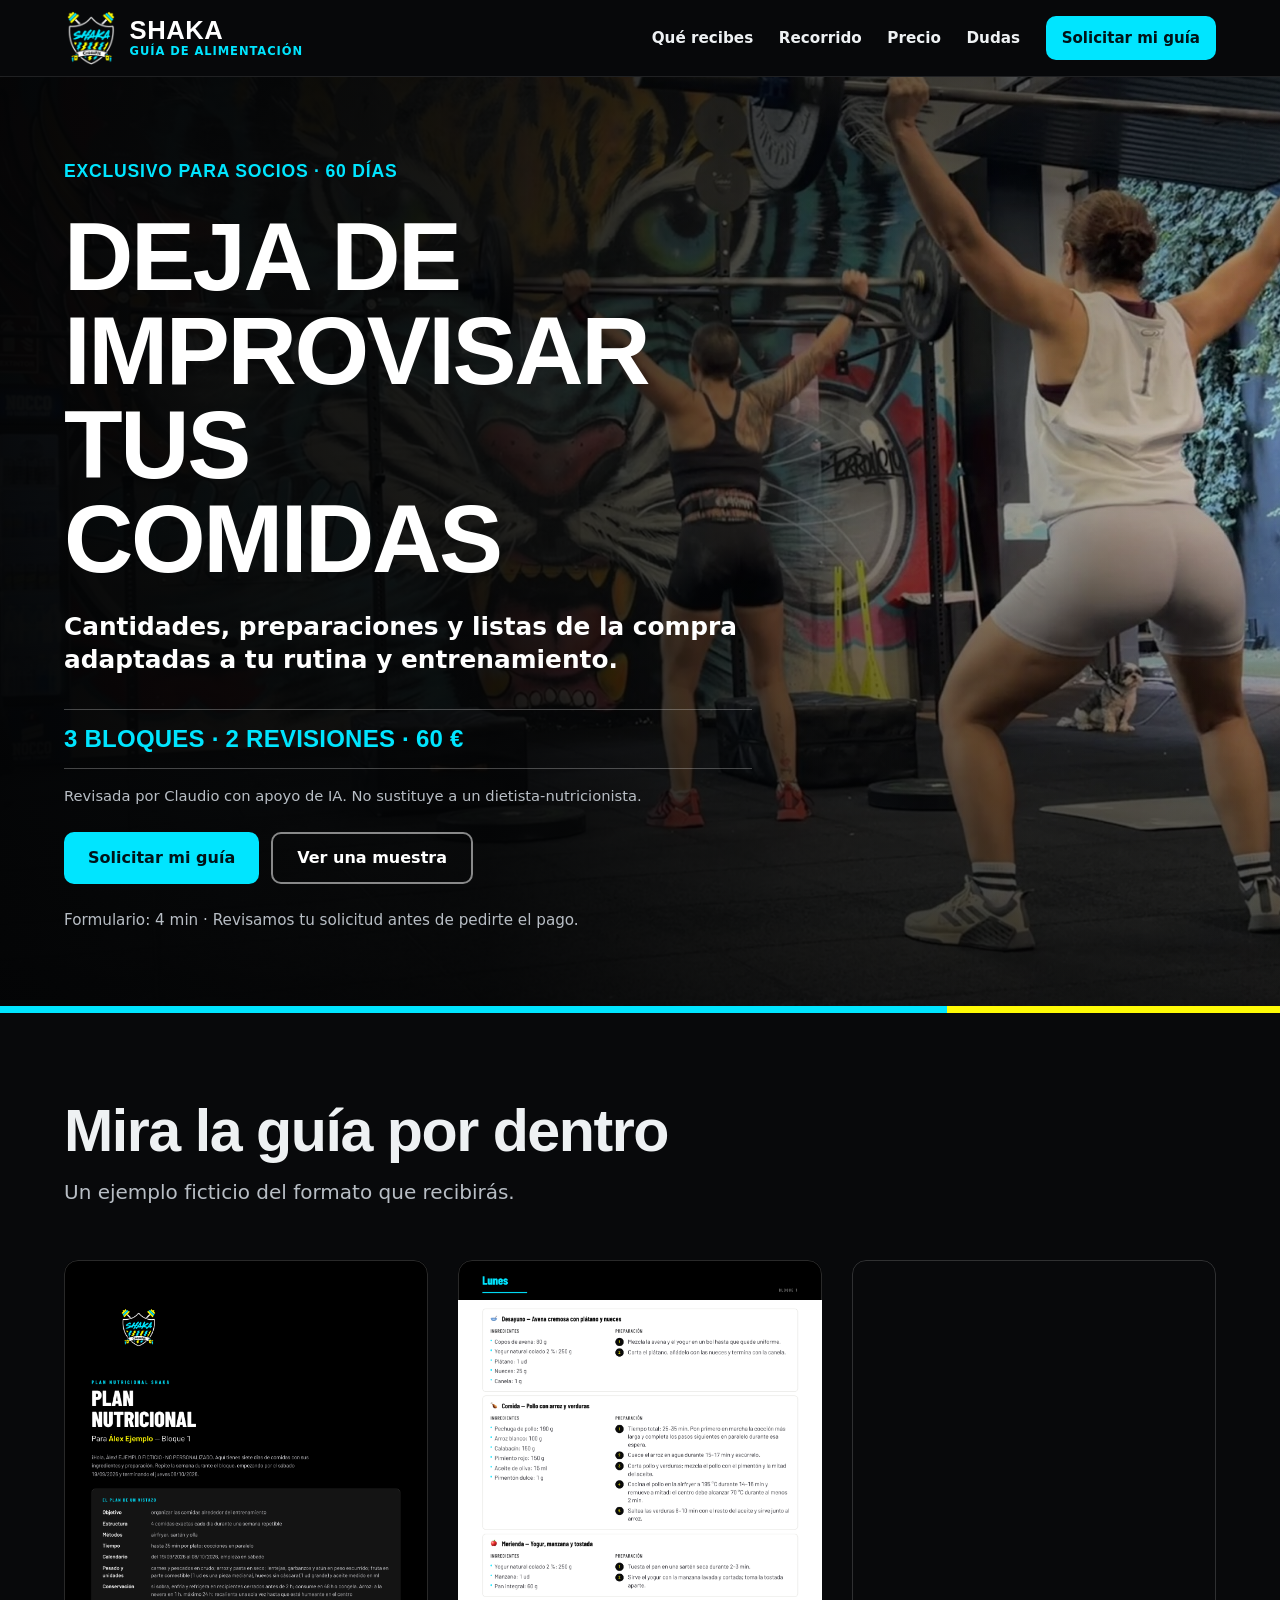
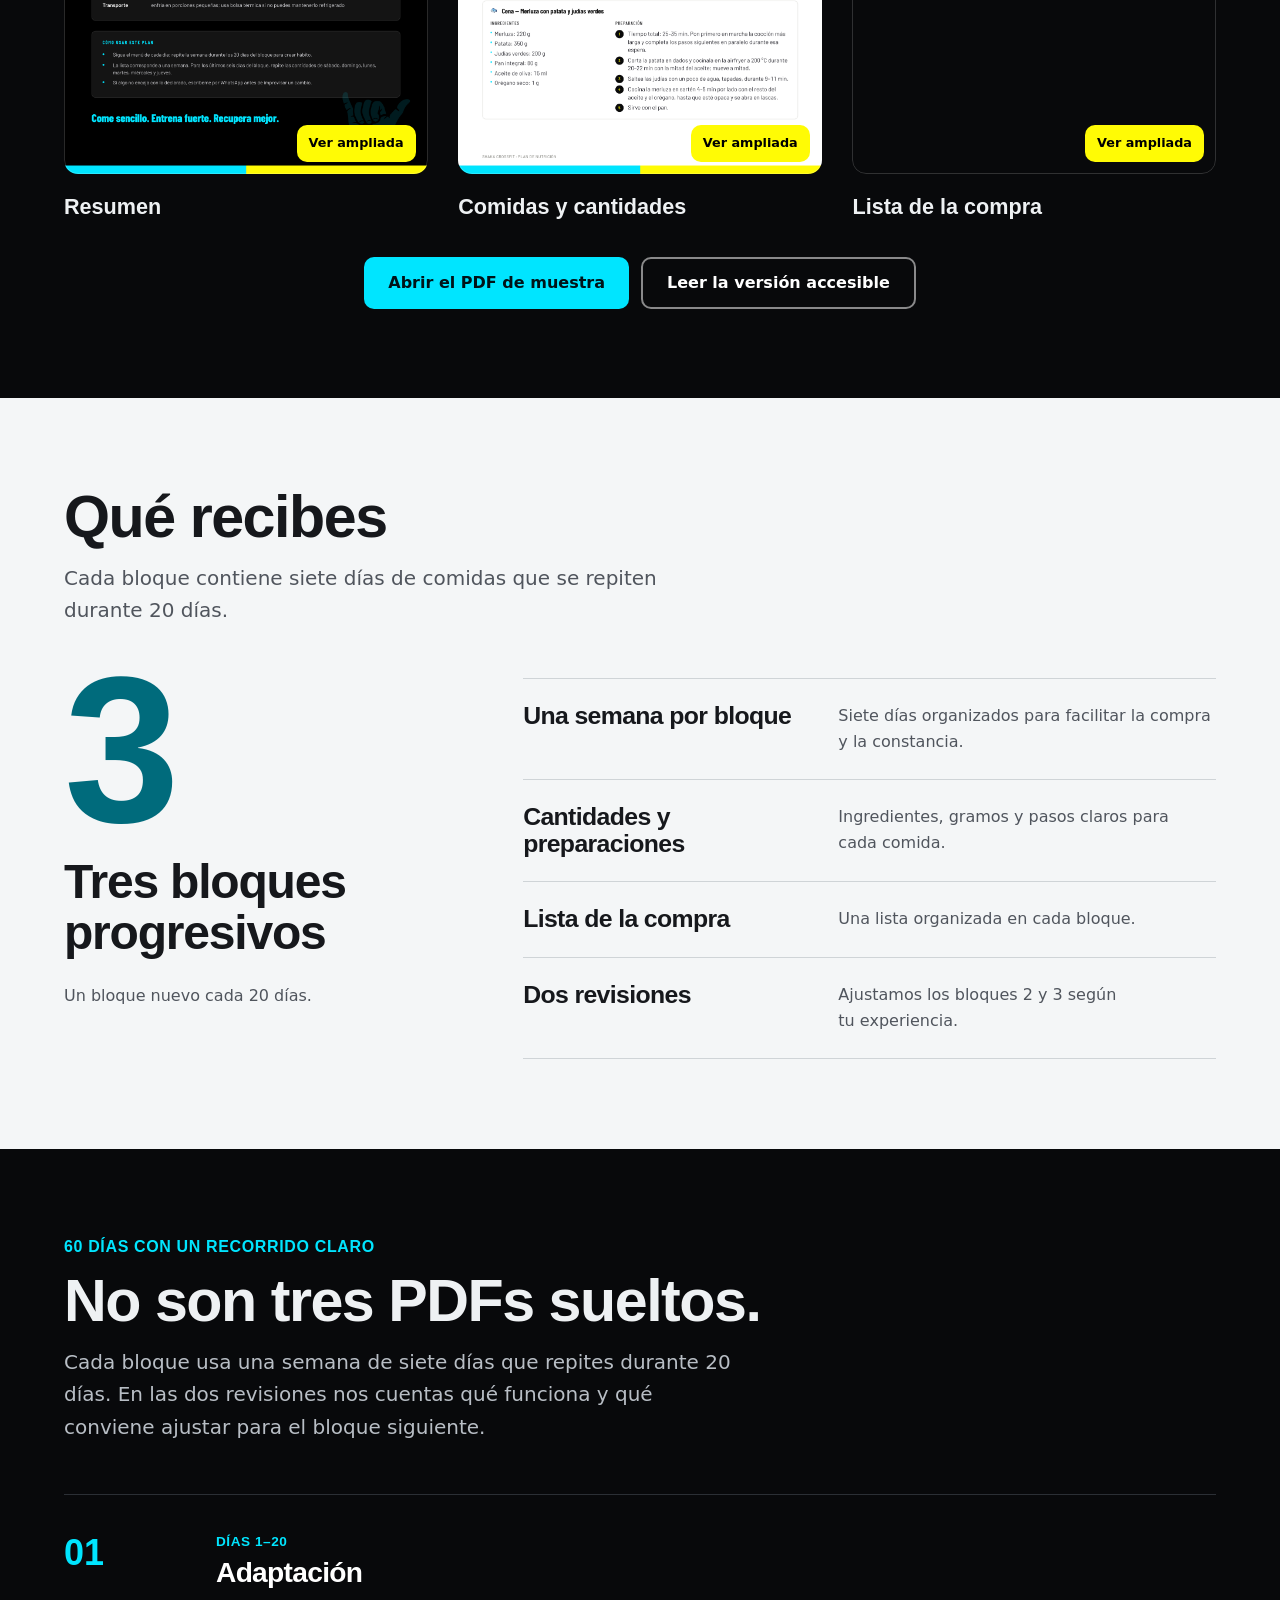
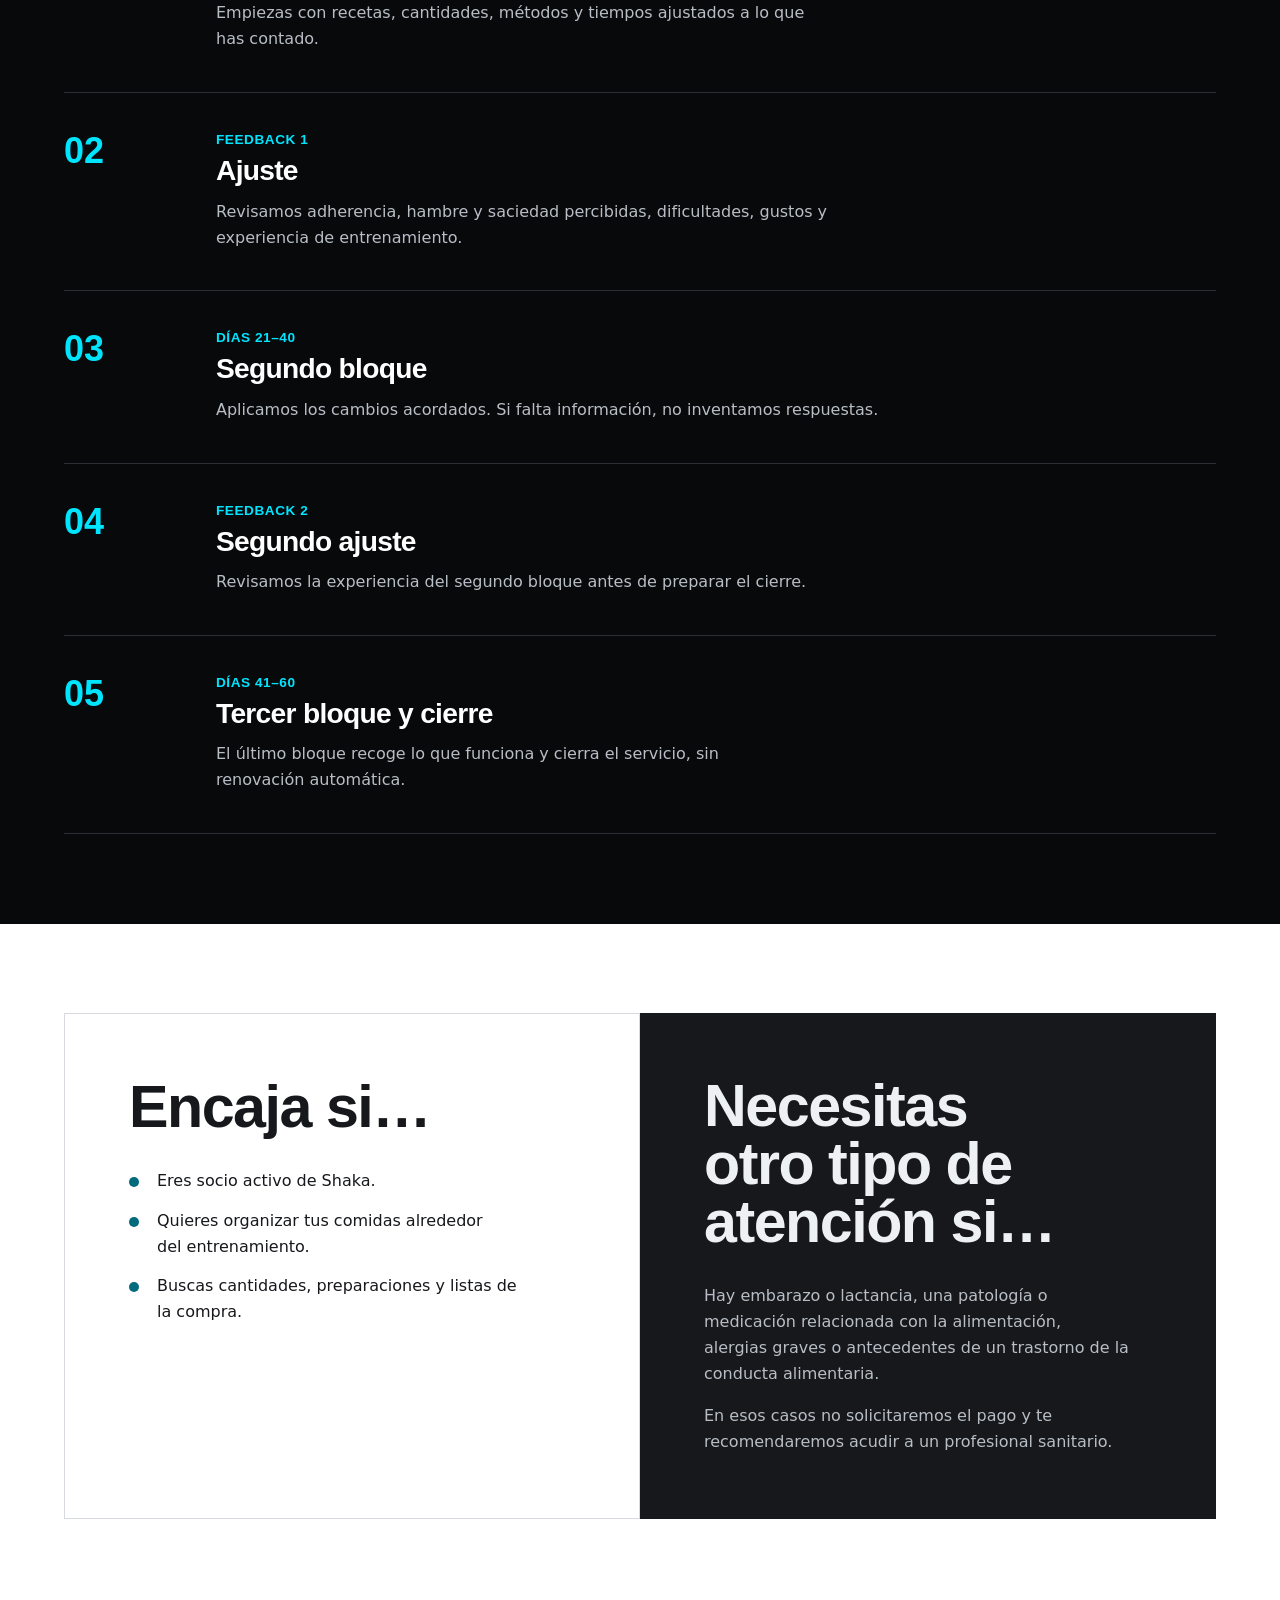
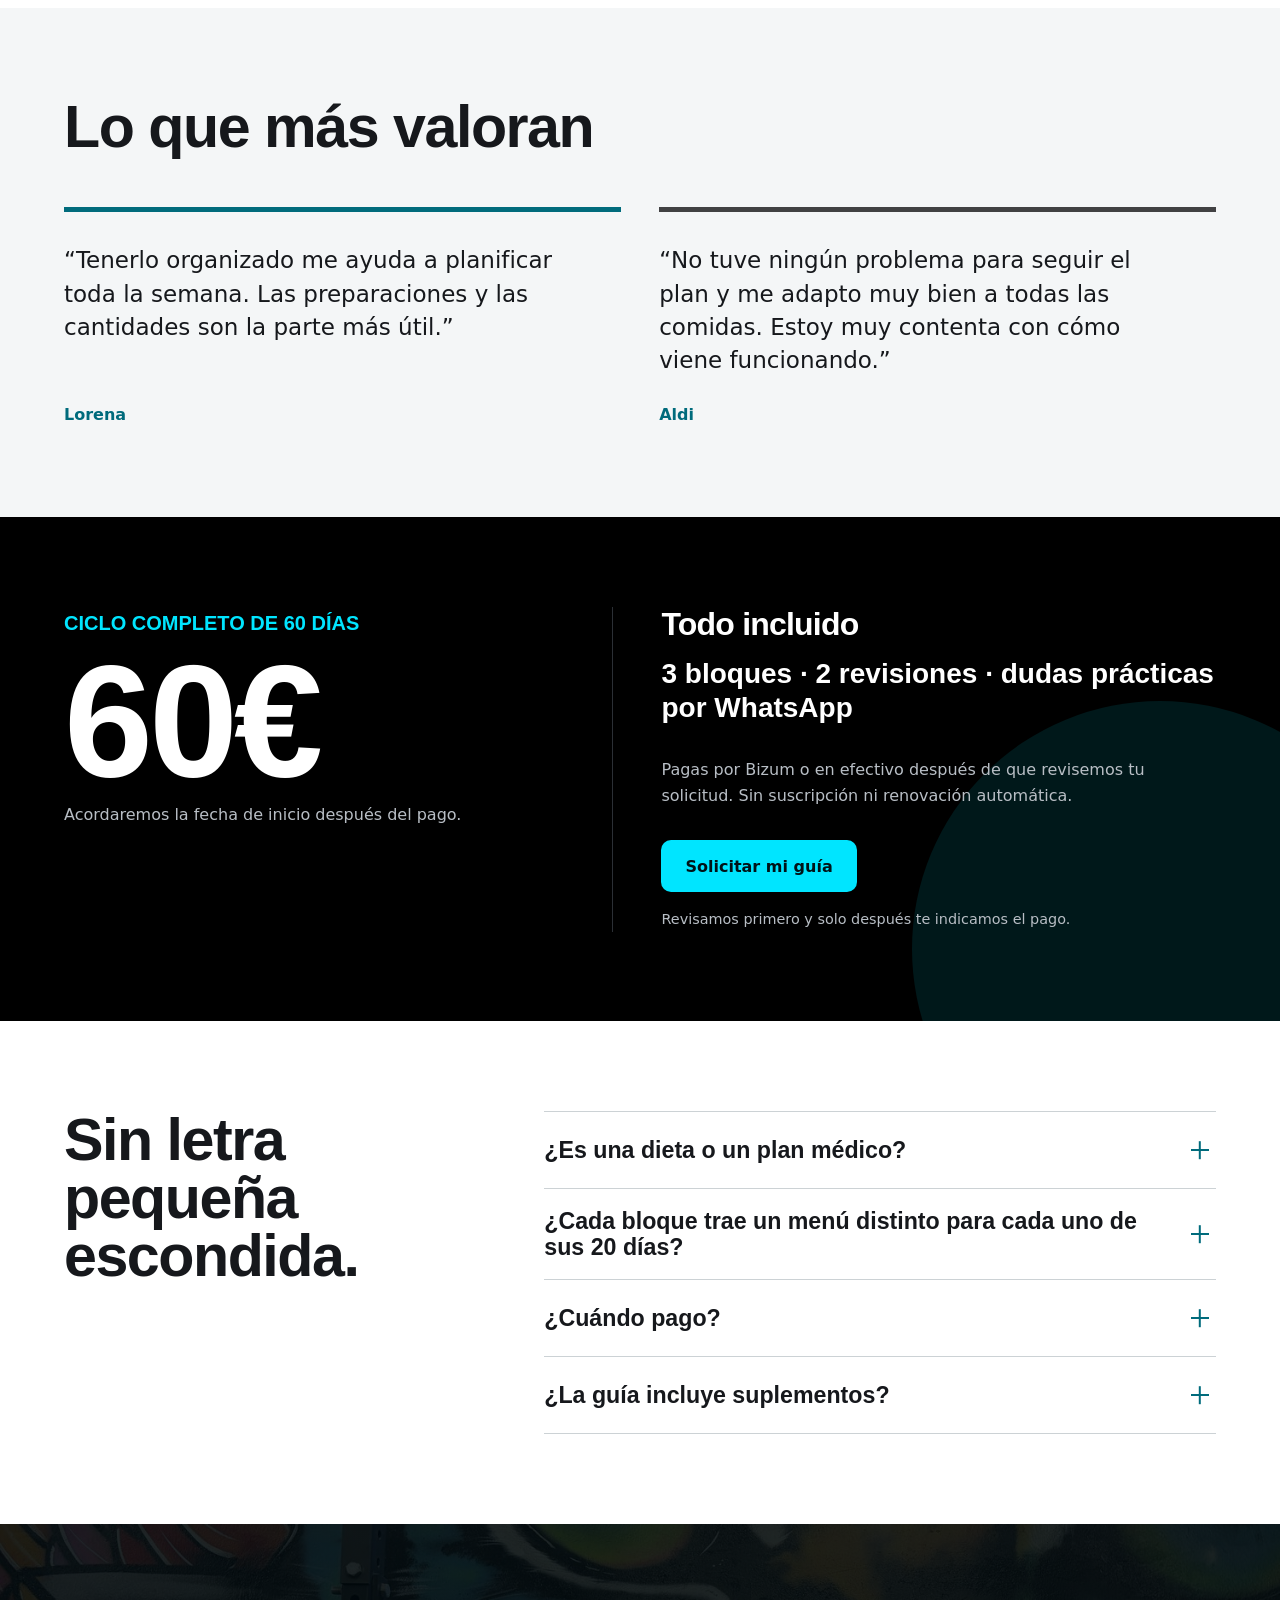
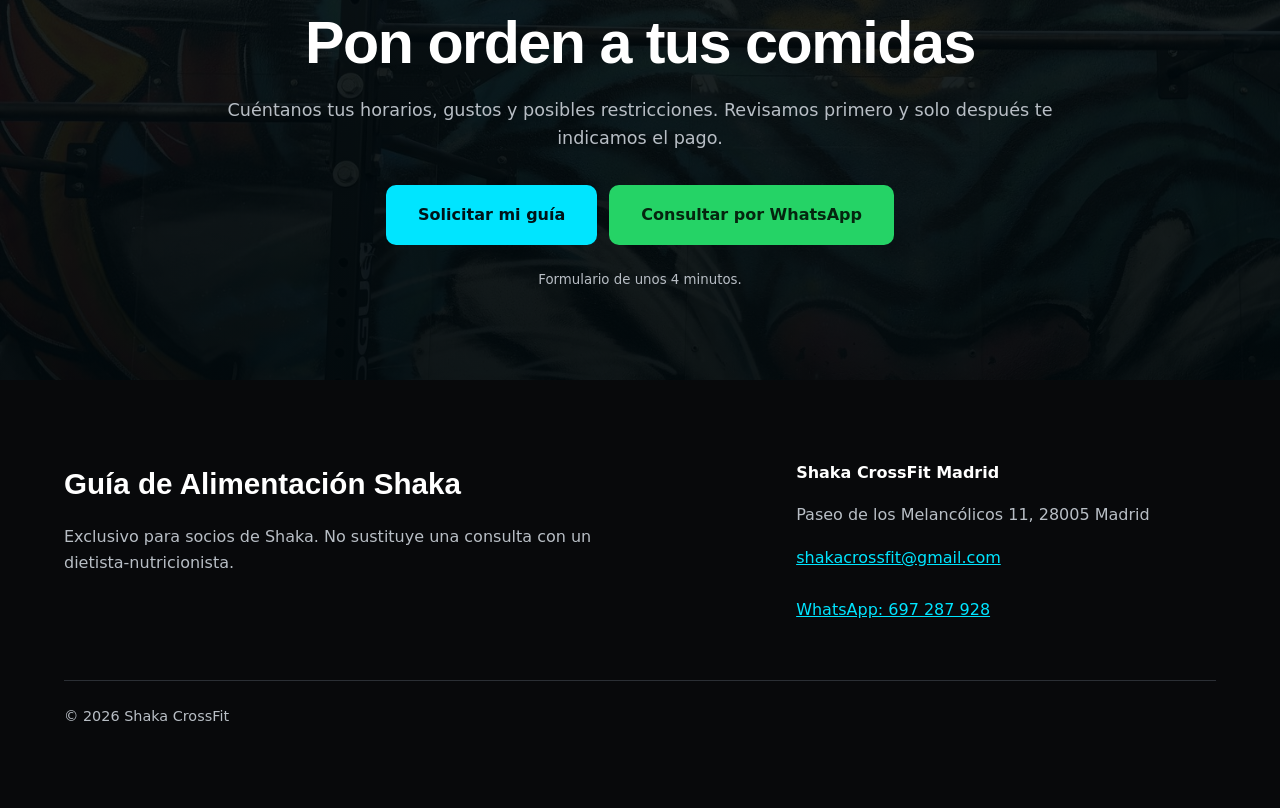
<file: index.html>
<!doctype html>
<!-- impeccable-disable single-font, numbered-section-markers -->
<html lang="es">
<head>
  <meta charset="utf-8">
  <meta name="viewport" content="width=device-width, initial-scale=1">
  <meta http-equiv="Content-Security-Policy" content="default-src 'self'; img-src 'self' data:; style-src 'self' https://fonts.googleapis.com; font-src https://fonts.gstatic.com; script-src 'self'; connect-src 'none'; form-action 'none'; base-uri 'self'">
  <meta name="theme-color" content="#050607">
  <meta name="description" content="Organiza tus comidas con una guía práctica adaptada a tu entrenamiento, horarios y gustos. Tres bloques progresivos durante 60 días. Exclusiva para socios de Shaka CrossFit.">
  <link rel="canonical" href="https://shakacrossfit.github.io/plan-nutricion-shaka/">
  <meta property="og:site_name" content="Shaka CrossFit">
  <meta property="og:title" content="Guía de Alimentación Shaka">
  <meta property="og:description" content="Menos improvisación y más claridad para organizar tus comidas alrededor de tu vida y tu entrenamiento.">
  <meta property="og:type" content="website">
  <meta property="og:locale" content="es_ES">
  <meta property="og:url" content="https://shakacrossfit.github.io/plan-nutricion-shaka/">
  <meta property="og:image" content="https://shakacrossfit.github.io/plan-nutricion-shaka/og.jpg">
  <meta property="og:image:type" content="image/jpeg">
  <meta property="og:image:width" content="1200">
  <meta property="og:image:height" content="628">
  <meta property="og:image:alt" content="Guía de Alimentación Shaka, exclusiva para socios">
  <meta name="twitter:card" content="summary_large_image">
  <meta name="twitter:title" content="Guía de Alimentación Shaka">
  <meta name="twitter:description" content="3 bloques progresivos · 2 revisiones · 60 días · 60 €. Exclusiva para socios de Shaka CrossFit.">
  <meta name="twitter:image" content="https://shakacrossfit.github.io/plan-nutricion-shaka/og.jpg">
  <title>Guía de Alimentación Shaka | Exclusiva para socios</title>

  <link rel="icon" href="img/favicon.png" type="image/png">
  <link rel="preload" as="image" href="img/hero-shaka-960.jpg" media="(max-width: 768px)">
  <link rel="preload" as="image" href="img/hero-shaka-1600.jpg" media="(min-width: 769px)">

  <link rel="preconnect" href="https://fonts.googleapis.com">
  <link rel="preconnect" href="https://fonts.gstatic.com" crossorigin>
  <link href="https://fonts.googleapis.com/css2?family=Barlow+Condensed:wght@600;700;800;900&amp;family=Barlow:wght@400;500;600;700&amp;display=swap" rel="stylesheet">
  <link rel="stylesheet" href="styles.css?v=20260930">
  <script src="script.js?v=20260930" defer></script>
</head>
<body>
  <a class="skip-link" href="#contenido">Saltar al contenido</a>

  <header class="site-header" id="site-header">
    <div class="container header-inner">
      <a class="brand" href="#inicio" aria-label="Guía de Alimentación Shaka, inicio">
        <img src="img/logo-120.png" srcset="img/logo-120.png 1x, img/logo-240.png 2x" width="108" height="120" alt="">
        <span>
          <strong>Shaka</strong>
          <small>Guía de Alimentación</small>
        </span>
      </a>

      <button class="nav-toggle" id="nav-toggle" type="button" aria-expanded="false" aria-controls="nav-menu">
        <span class="visually-hidden" id="nav-toggle-label">Abrir menú</span>
        <span aria-hidden="true"></span>
      </button>

      <nav class="main-nav" aria-label="Navegación principal">
        <ul class="nav-menu" id="nav-menu">
          <li><a href="#incluye">Qué recibes</a></li>
          <li><a href="#recorrido">Recorrido</a></li>
          <li><a href="#precio">Precio</a></li>
          <li><a href="#faq">Dudas</a></li>
          <li class="nav-cta">
            <a class="button button-primary button-small" href="https://docs.google.com/forms/d/e/1FAIpQLSftawxAbCEo_Q98-P0qoqUacB3MHXb90CQI1u-8iAF9OU73yw/viewform" target="_blank" rel="noopener">Solicitar mi guía</a>
          </li>
        </ul>
      </nav>
    </div>
  </header>

  <main id="contenido">
    <section class="hero" id="inicio">
      <div class="hero-image" aria-hidden="true"></div>
      <div class="container hero-content">
        <p class="hero-meta">Exclusivo para socios · 60 días</p>
        <h1>Deja de improvisar tus comidas</h1>
        <p class="hero-subtitle">Cantidades, preparaciones y listas de la compra adaptadas a tu rutina y entrenamiento.</p>

        <div class="hero-decision" aria-label="Datos principales del servicio">
          <strong>3 bloques · 2 revisiones · 60 €</strong>
        </div>

        <p class="hero-review">Revisada por Claudio con apoyo de IA. No sustituye a un dietista-nutricionista.</p>

        <div class="button-row">
          <a class="button button-primary" href="https://docs.google.com/forms/d/e/1FAIpQLSftawxAbCEo_Q98-P0qoqUacB3MHXb90CQI1u-8iAF9OU73yw/viewform" target="_blank" rel="noopener">Solicitar mi guía</a>
          <a class="button button-secondary" href="#muestra">Ver una muestra</a>
        </div>

        <p class="hero-note">Formulario: 4 min · Revisamos tu solicitud antes de pedirte el pago.</p>
      </div>
    </section>

    <section class="section samples-section" id="muestra">
      <div class="container">
        <div class="section-heading">
          <h2>Mira la guía por dentro</h2>
          <p>Un ejemplo ficticio del formato que recibirás.</p>
        </div>

        <div class="sample-gallery">
          <figure class="sample">
            <button type="button" class="sample-open" aria-haspopup="dialog" aria-controls="sample-dialog" data-sample="img/muestras/01-resumen-anonimizado.png?v=20260930" data-page="1" data-alt="Portada de un ejemplo ficticio de la Guía de Alimentación Shaka">
              <img src="img/muestras/01-resumen-anonimizado.png?v=20260930" width="2479" height="3508" loading="lazy" decoding="async" alt="Portada de un ejemplo ficticio de la Guía de Alimentación Shaka">
              <span>Ver ampliada</span>
            </button>
            <figcaption>Resumen</figcaption>
          </figure>

          <figure class="sample">
            <button type="button" class="sample-open" aria-haspopup="dialog" aria-controls="sample-dialog" data-sample="img/muestras/02-dia-completo.png?v=20260930" data-page="2" data-alt="Día completo de comidas con ingredientes, cantidades y preparaciones">
              <img src="img/muestras/02-dia-completo.png?v=20260930" width="2479" height="3508" loading="lazy" decoding="async" alt="Día completo de comidas con ingredientes, cantidades y preparaciones">
              <span>Ver ampliada</span>
            </button>
            <figcaption>Comidas y cantidades</figcaption>
          </figure>

          <figure class="sample">
            <button type="button" class="sample-open" aria-haspopup="dialog" aria-controls="sample-dialog" data-sample="img/muestras/03-lista-compra.png?v=20260930" data-page="9" data-alt="Lista semanal de la compra organizada por categorías">
              <img src="img/muestras/03-lista-compra.png?v=20260930" width="2479" height="3508" loading="lazy" decoding="async" alt="Lista semanal de la compra organizada por categorías">
              <span>Ver ampliada</span>
            </button>
            <figcaption>Lista de la compra</figcaption>
          </figure>
        </div>
        <div class="button-row button-row-center sample-actions">
          <a class="button button-primary" href="downloads/muestra-plan-ficticio.pdf?v=20260930">Abrir el PDF de muestra</a>
          <a class="button button-secondary" href="muestra-accesible.html">Leer la versión accesible</a>
        </div>
      </div>
    </section>

    <section class="section includes-section" id="incluye">
      <div class="container">
        <div class="section-heading">
          <h2>Qué recibes</h2>
          <p>Cada bloque contiene siete días de comidas que se repiten durante 20 días.</p>
        </div>

        <div class="includes-layout">
          <article class="include-lead">
            <span class="include-number">3</span>
            <h3>Tres bloques progresivos</h3>
            <p>Un bloque nuevo cada 20 días.</p>
          </article>

          <div class="include-list">
            <article>
              <h3>Una semana por bloque</h3>
              <p>Siete días organizados para facilitar la compra y la constancia.</p>
            </article>
            <article>
              <h3>Cantidades y preparaciones</h3>
              <p>Ingredientes, gramos y pasos claros para cada comida.</p>
            </article>
            <article>
              <h3>Lista de la compra</h3>
              <p>Una lista organizada en cada bloque.</p>
            </article>
            <article>
              <h3>Dos revisiones</h3>
              <p>Ajustamos los bloques 2 y 3 según tu experiencia.</p>
            </article>
          </div>
        </div>

      </div>
    </section>

    <section class="section process-section" id="recorrido">
      <div class="container">
        <div class="section-heading journey-heading">
          <p class="journey-kicker">60 días con un recorrido claro</p>
          <h2>No son tres PDFs sueltos.</h2>
          <p>Cada bloque usa una semana de siete días que repites durante 20 días. En las dos revisiones nos cuentas qué funciona y qué conviene ajustar para el bloque siguiente.</p>
        </div>

        <ol class="process-list" aria-label="Recorrido de los tres bloques">
          <li>
            <span>01</span>
            <div><p class="process-label">Días 1–20</p><h3>Adaptación</h3><p>Empiezas con recetas, cantidades, métodos y tiempos ajustados a lo que has contado.</p></div>
          </li>
          <li>
            <span>02</span>
            <div><p class="process-label">Feedback 1</p><h3>Ajuste</h3><p>Revisamos adherencia, hambre y saciedad percibidas, dificultades, gustos y experiencia de entrenamiento.</p></div>
          </li>
          <li>
            <span>03</span>
            <div><p class="process-label">Días 21–40</p><h3>Segundo bloque</h3><p>Aplicamos los cambios acordados. Si falta información, no inventamos respuestas.</p></div>
          </li>
          <li>
            <span>04</span>
            <div><p class="process-label">Feedback 2</p><h3>Segundo ajuste</h3><p>Revisamos la experiencia del segundo bloque antes de preparar el cierre.</p></div>
          </li>
          <li>
            <span>05</span>
            <div><p class="process-label">Días 41–60</p><h3>Tercer bloque y cierre</h3><p>El último bloque recoge lo que funciona y cierra el servicio, sin renovación automática.</p></div>
          </li>
        </ol>
      </div>
    </section>

    <section class="section fit-section" id="para-quien">
      <div class="container fit-layout">
        <div class="fit-positive">
          <h2>Encaja si…</h2>
          <ul class="check-list">
            <li>Eres socio activo de Shaka.</li>
            <li>Quieres organizar tus comidas alrededor del entrenamiento.</li>
            <li>Buscas cantidades, preparaciones y listas de la compra.</li>
          </ul>
        </div>

        <aside class="fit-exclusions">
          <h2>Necesitas otro tipo de atención si…</h2>
          <p>Hay embarazo o lactancia, una patología o medicación relacionada con la alimentación, alergias graves o antecedentes de un trastorno de la conducta alimentaria.</p>
          <p>En esos casos no solicitaremos el pago y te recomendaremos acudir a un profesional sanitario.</p>
        </aside>
      </div>
    </section>

    <section class="section testimonials-section" id="testimonios">
      <div class="container">
        <div class="section-heading">
          <h2>Lo que más valoran</h2>
        </div>
        <div class="testimonials">
          <blockquote>
            <p>“Tenerlo organizado me ayuda a planificar toda la semana. Las preparaciones y las cantidades son la parte más útil.”</p>
            <footer>Lorena</footer>
          </blockquote>
          <blockquote>
            <p>“No tuve ningún problema para seguir el plan y me adapto muy bien a todas las comidas. Estoy muy contenta con cómo viene funcionando.”</p>
            <footer>Aldi</footer>
          </blockquote>
        </div>
      </div>
    </section>

    <section class="section price-section" id="precio">
      <div class="container price-layout">
        <div class="price-heading">
          <p>Ciclo completo de 60 días</p>
          <h2><span>60</span> €</h2>
          <p>Acordaremos la fecha de inicio después del pago.</p>
        </div>

        <div class="price-content">
          <h3>Todo incluido</h3>
          <p class="price-summary">3 bloques · 2 revisiones · dudas prácticas por WhatsApp</p>
          <p>Pagas por Bizum o en efectivo después de que revisemos tu solicitud. Sin suscripción ni renovación automática.</p>
          <a class="button button-primary" href="https://docs.google.com/forms/d/e/1FAIpQLSftawxAbCEo_Q98-P0qoqUacB3MHXb90CQI1u-8iAF9OU73yw/viewform" target="_blank" rel="noopener">Solicitar mi guía</a>
          <small>Revisamos primero y solo después te indicamos el pago.</small>
        </div>
      </div>
    </section>

    <section class="section faq-section" id="faq">
      <div class="container faq-layout">
        <div class="faq-heading">
          <h2>Sin letra pequeña escondida.</h2>
        </div>

        <div class="faq">
          <details>
            <summary>¿Es una dieta o un plan médico?</summary>
            <div><p>No. Es una guía práctica de alimentación. Los casos que necesitan diagnóstico, tratamiento o criterio clínico se detienen y derivan.</p></div>
          </details>

          <details>
            <summary>¿Cada bloque trae un menú distinto para cada uno de sus 20 días?</summary>
            <div><p>No. Cada bloque contiene siete días completos que se repiten durante su tramo de 20 días.</p></div>
          </details>

          <details>
            <summary>¿Cuándo pago?</summary>
            <div><p>Después de revisar el encaje y aceptar continuar. Una vez confirmado el pago, acordamos contigo la fecha por correo.</p></div>
          </details>

          <details>
            <summary>¿La guía incluye suplementos?</summary>
            <div><p>No. La guía no añade suplementos por defecto.</p></div>
          </details>
        </div>
      </div>
    </section>

    <section class="section final-cta">
      <div class="container narrow">
        <h2>Pon orden a tus comidas</h2>
        <p>Cuéntanos tus horarios, gustos y posibles restricciones. Revisamos primero y solo después te indicamos el pago.</p>
        <div class="button-row button-row-center">
          <a class="button button-primary button-large" href="https://docs.google.com/forms/d/e/1FAIpQLSftawxAbCEo_Q98-P0qoqUacB3MHXb90CQI1u-8iAF9OU73yw/viewform" target="_blank" rel="noopener">Solicitar mi guía</a>
          <a class="button button-whatsapp button-large" href="https://wa.me/34697287928" target="_blank" rel="noopener">Consultar por WhatsApp</a>
        </div>
        <small>Formulario de unos 4 minutos.</small>
      </div>
    </section>
  </main>

  <footer class="site-footer">
    <div class="container footer-layout">
      <div>
        <strong>Guía de Alimentación Shaka</strong>
        <p>Exclusivo para socios de Shaka. No sustituye una consulta con un dietista-nutricionista.</p>
      </div>
      <address>
        <strong>Shaka CrossFit Madrid</strong>
        <span>Paseo de los Melancólicos 11, 28005 Madrid</span>
        <a href="mailto:shakacrossfit@gmail.com">shakacrossfit@gmail.com</a>
        <a href="https://wa.me/34697287928" target="_blank" rel="noopener">WhatsApp: 697 287 928</a>
      </address>
    </div>
    <div class="container footer-bottom">
      <span>© <span id="year">2026</span> Shaka CrossFit</span>
    </div>
  </footer>

  <div class="mobile-actions" aria-label="Acciones rápidas" aria-hidden="true" inert>
    <a class="button button-primary" href="https://docs.google.com/forms/d/e/1FAIpQLSftawxAbCEo_Q98-P0qoqUacB3MHXb90CQI1u-8iAF9OU73yw/viewform" target="_blank" rel="noopener">Solicitar mi guía</a>
    <a class="button button-whatsapp" href="https://wa.me/34697287928" target="_blank" rel="noopener" aria-label="Consultar por WhatsApp">WhatsApp</a>
  </div>

  <dialog class="sample-dialog" id="sample-dialog" aria-labelledby="sample-dialog-title">
    <div class="dialog-toolbar">
      <h2 id="sample-dialog-title">Muestra de la guía</h2>
      <a id="sample-dialog-pdf" href="downloads/muestra-plan-ficticio.pdf?v=20260930#page=1" target="_blank" rel="noopener">Abrir en PDF</a>
    </div>
    <div class="dialog-image-scroll">
      <img
        id="sample-dialog-image"
        src="img/muestras/01-resumen-anonimizado.png?v=20260930"
        alt="Portada de un ejemplo ficticio de la Guía de Alimentación Shaka"
      >
    </div>
    <button type="button" id="sample-close" class="dialog-close" aria-label="Cerrar muestra">
      <span aria-hidden="true">&times;</span>
    </button>
  </dialog>
</body>
</html>
</file>
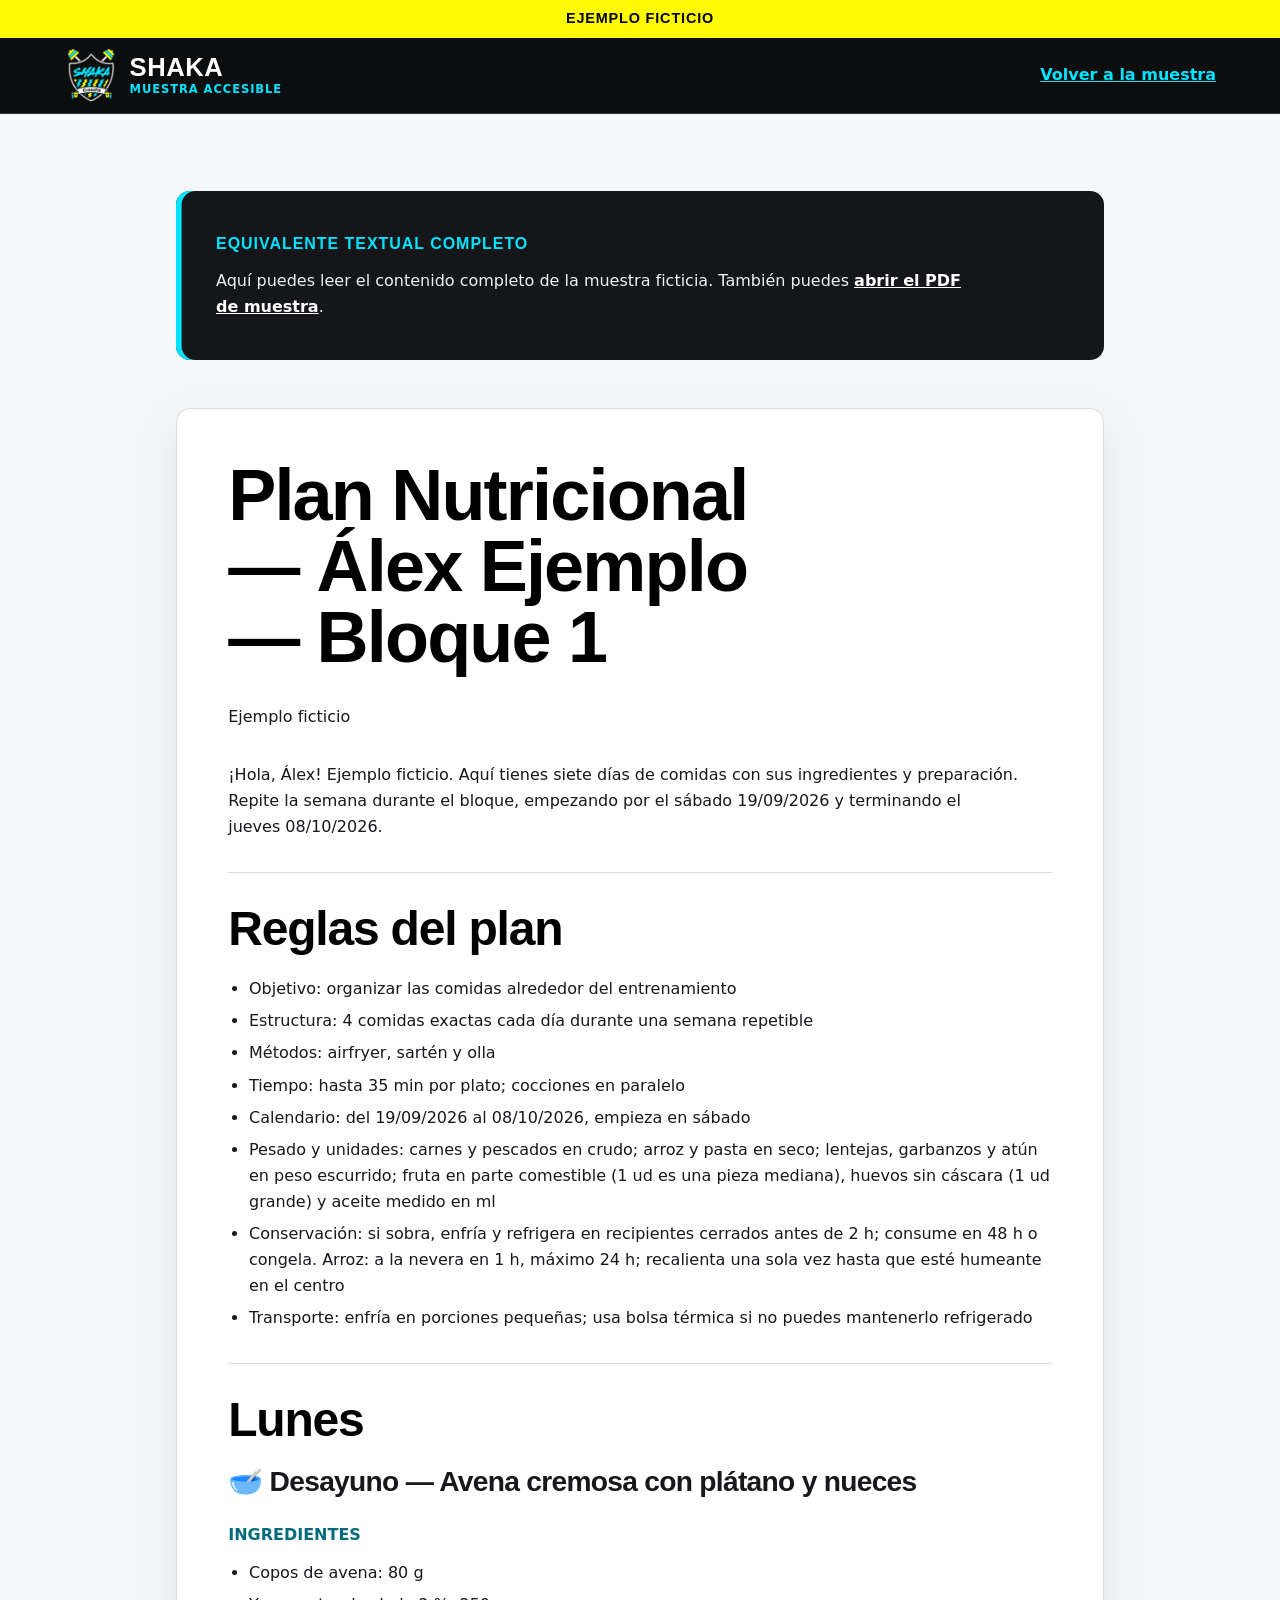
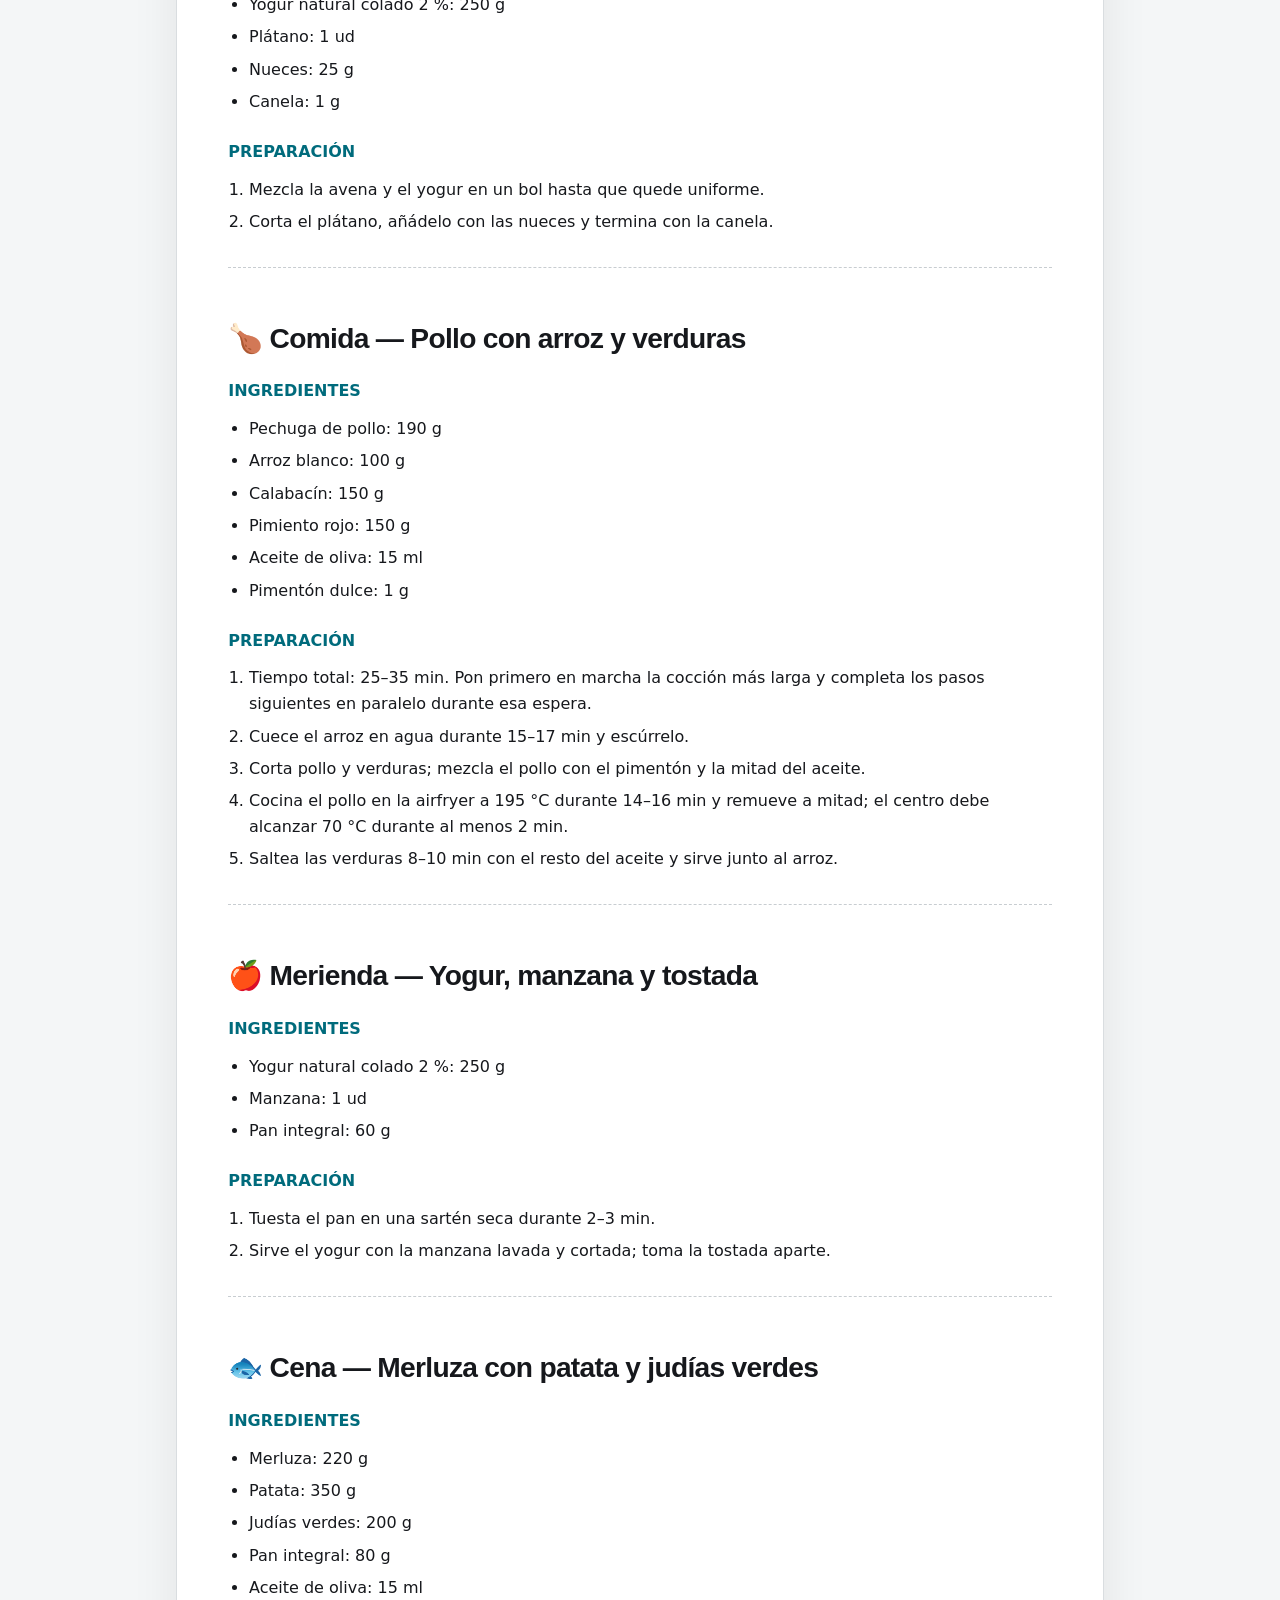
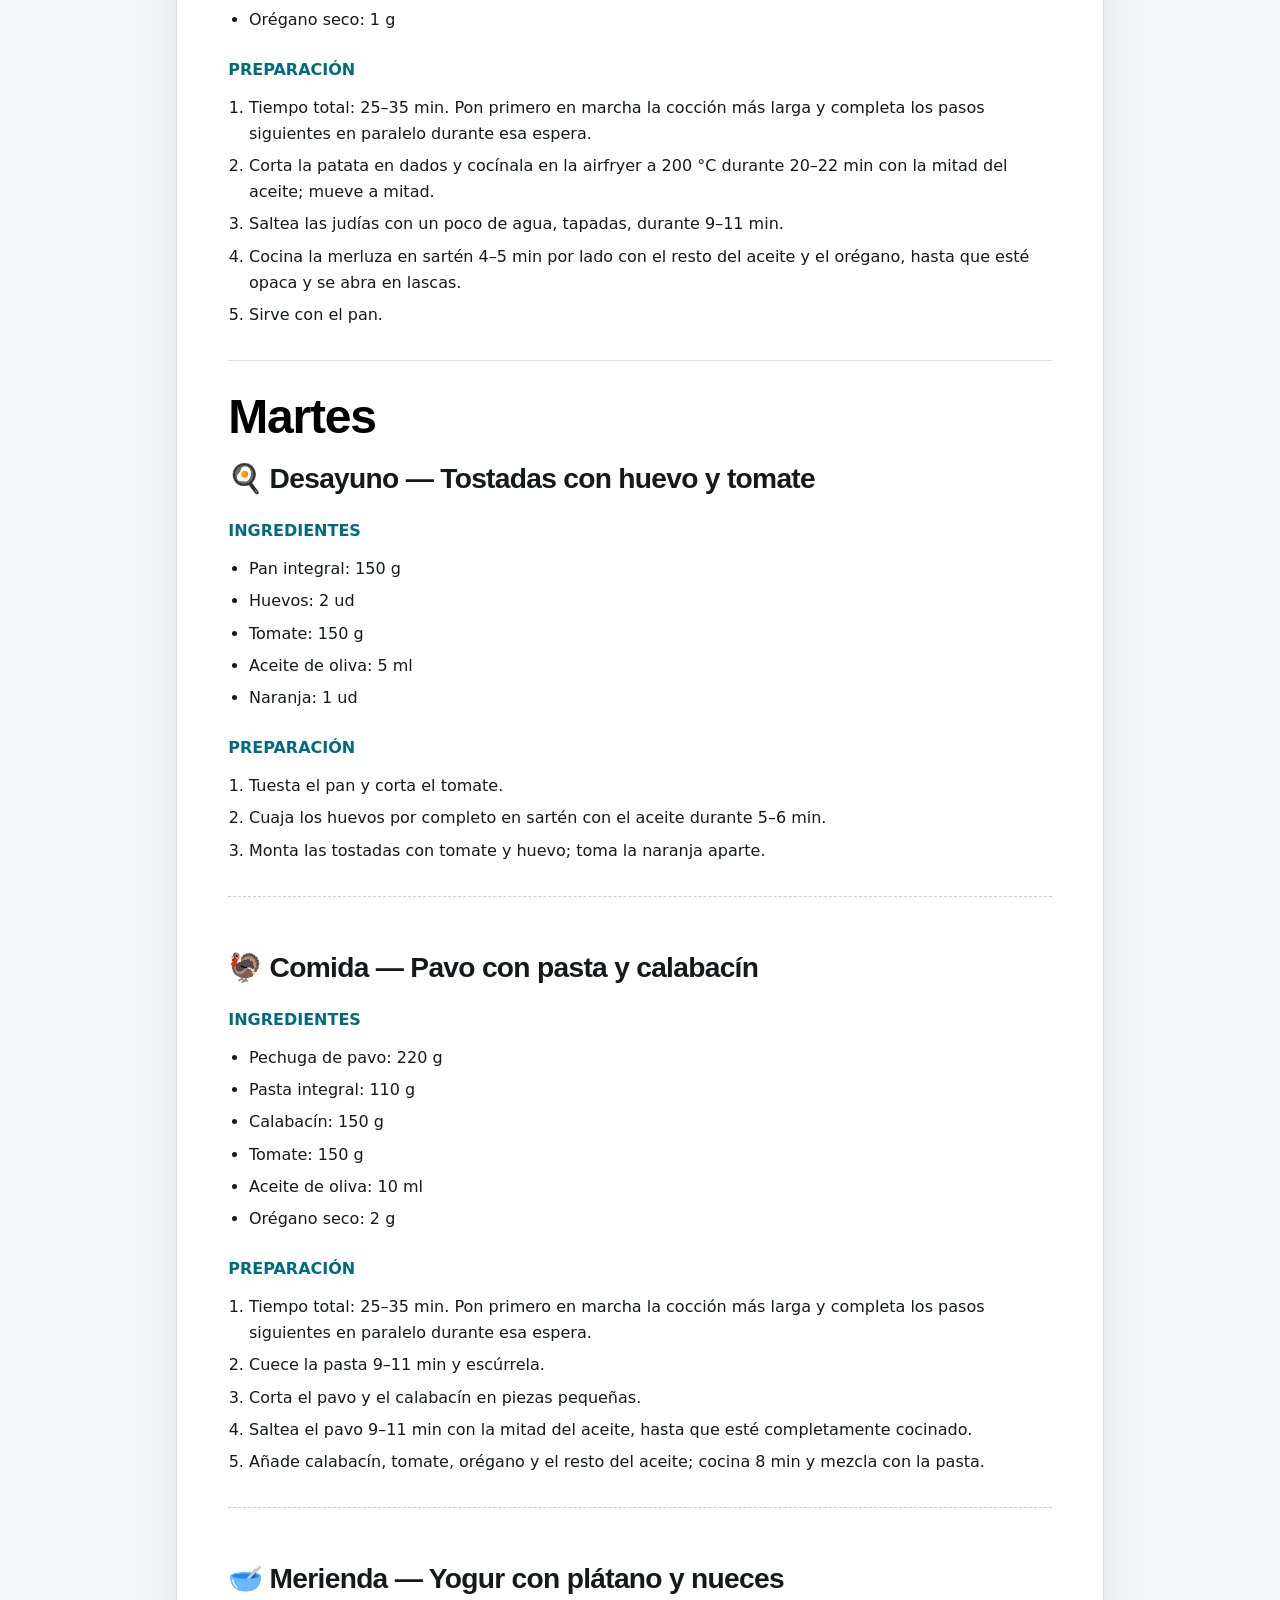
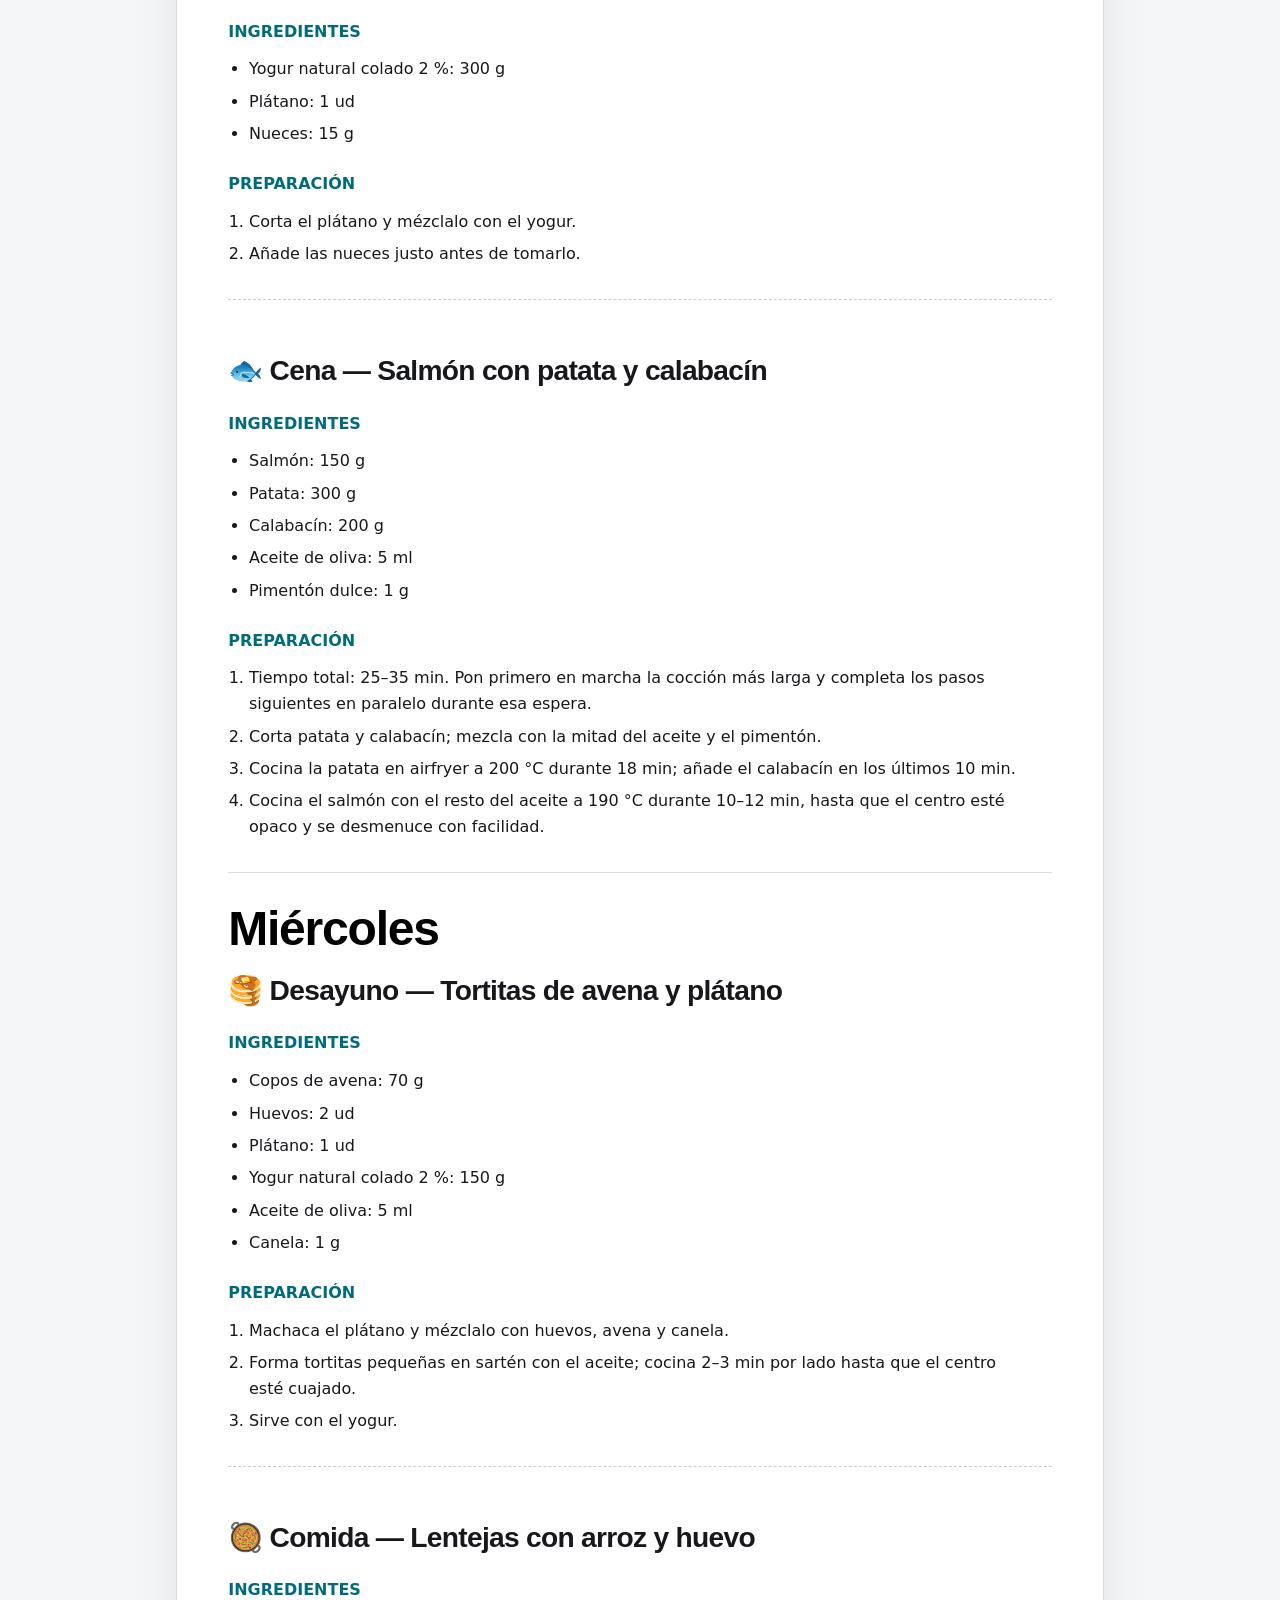
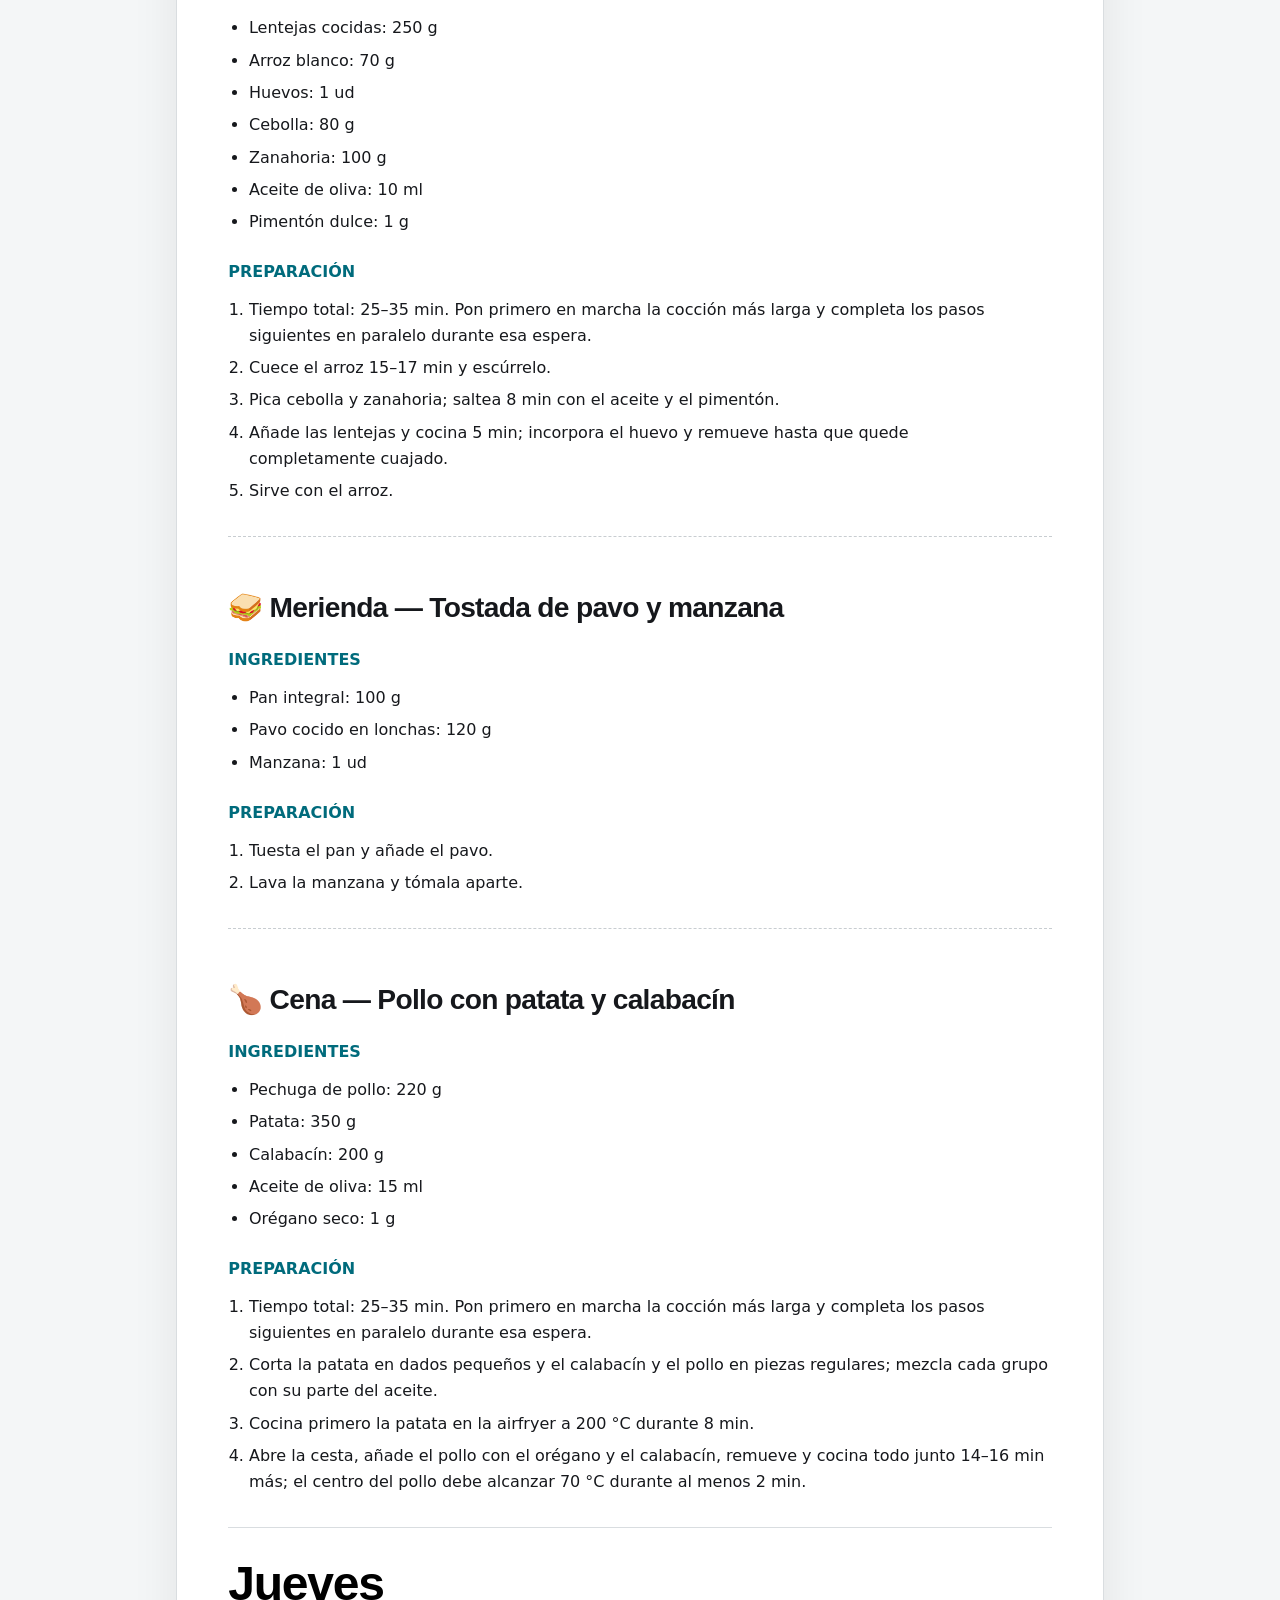
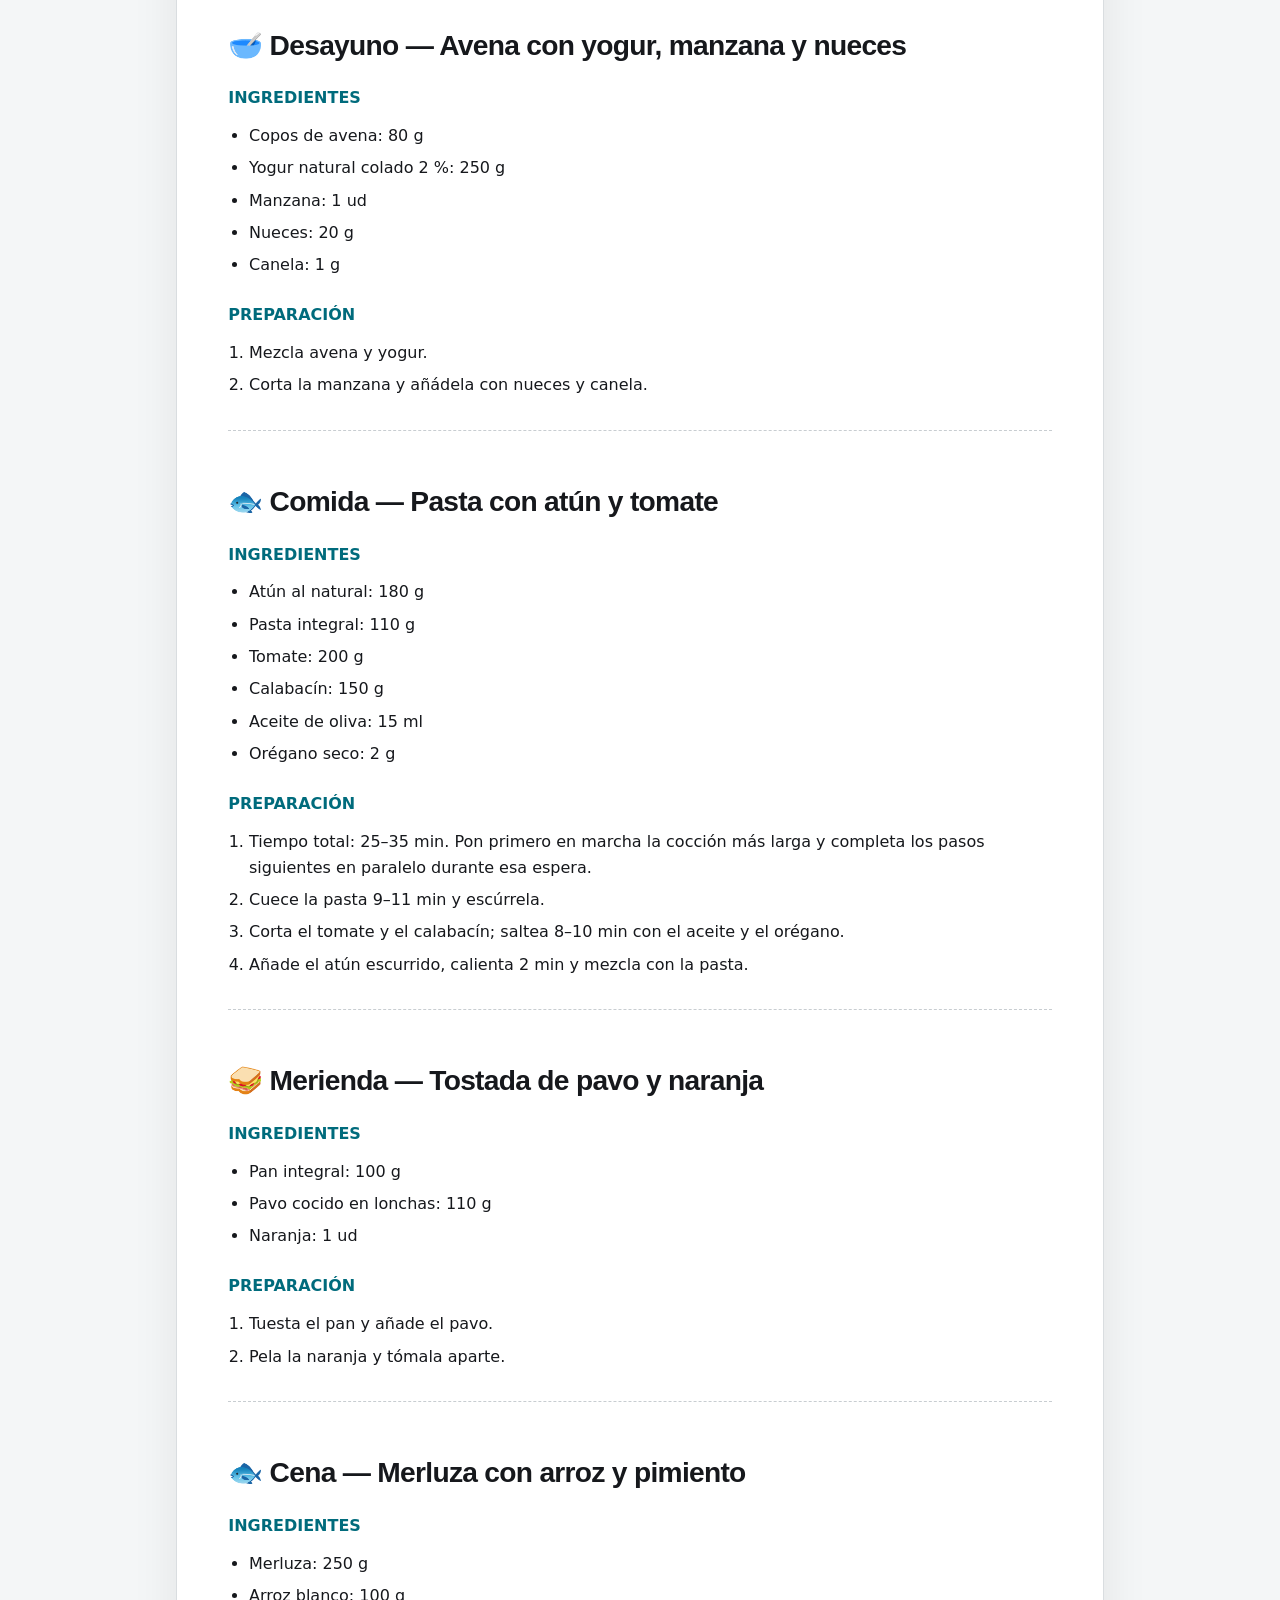
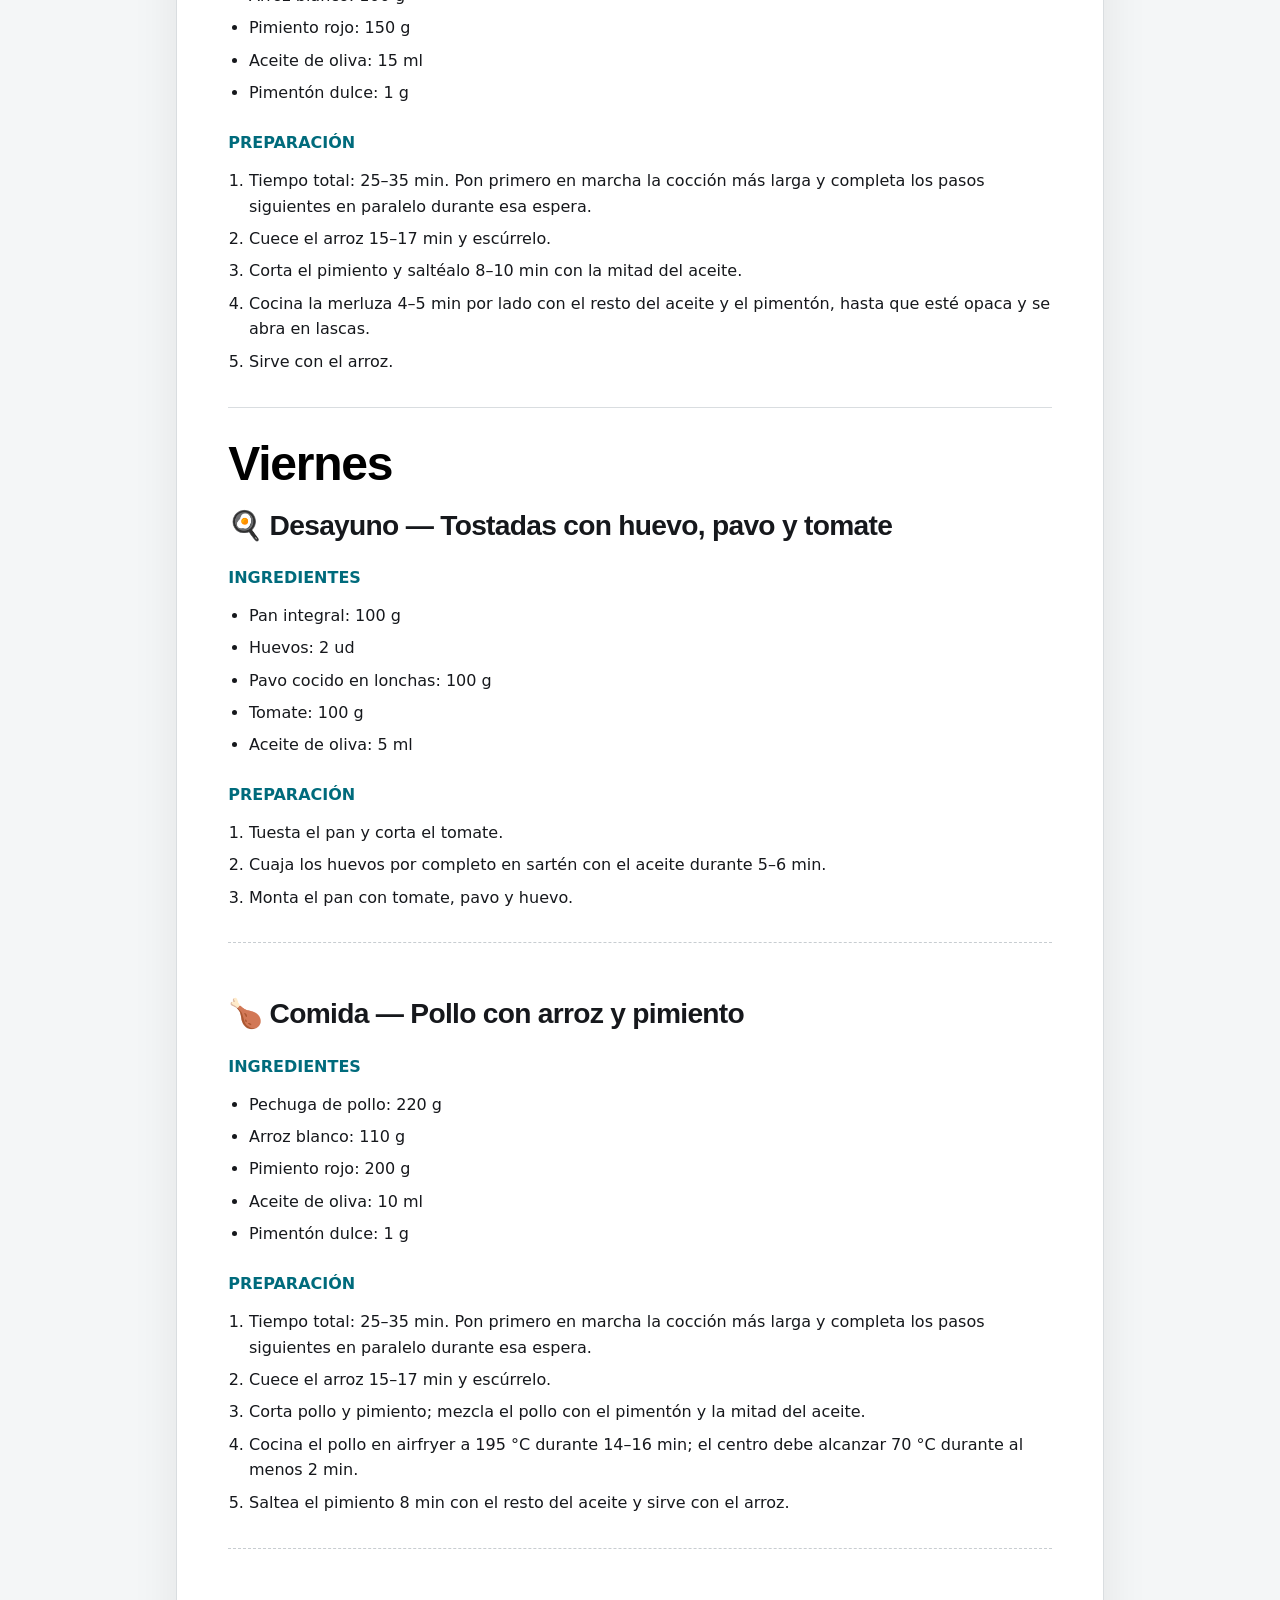
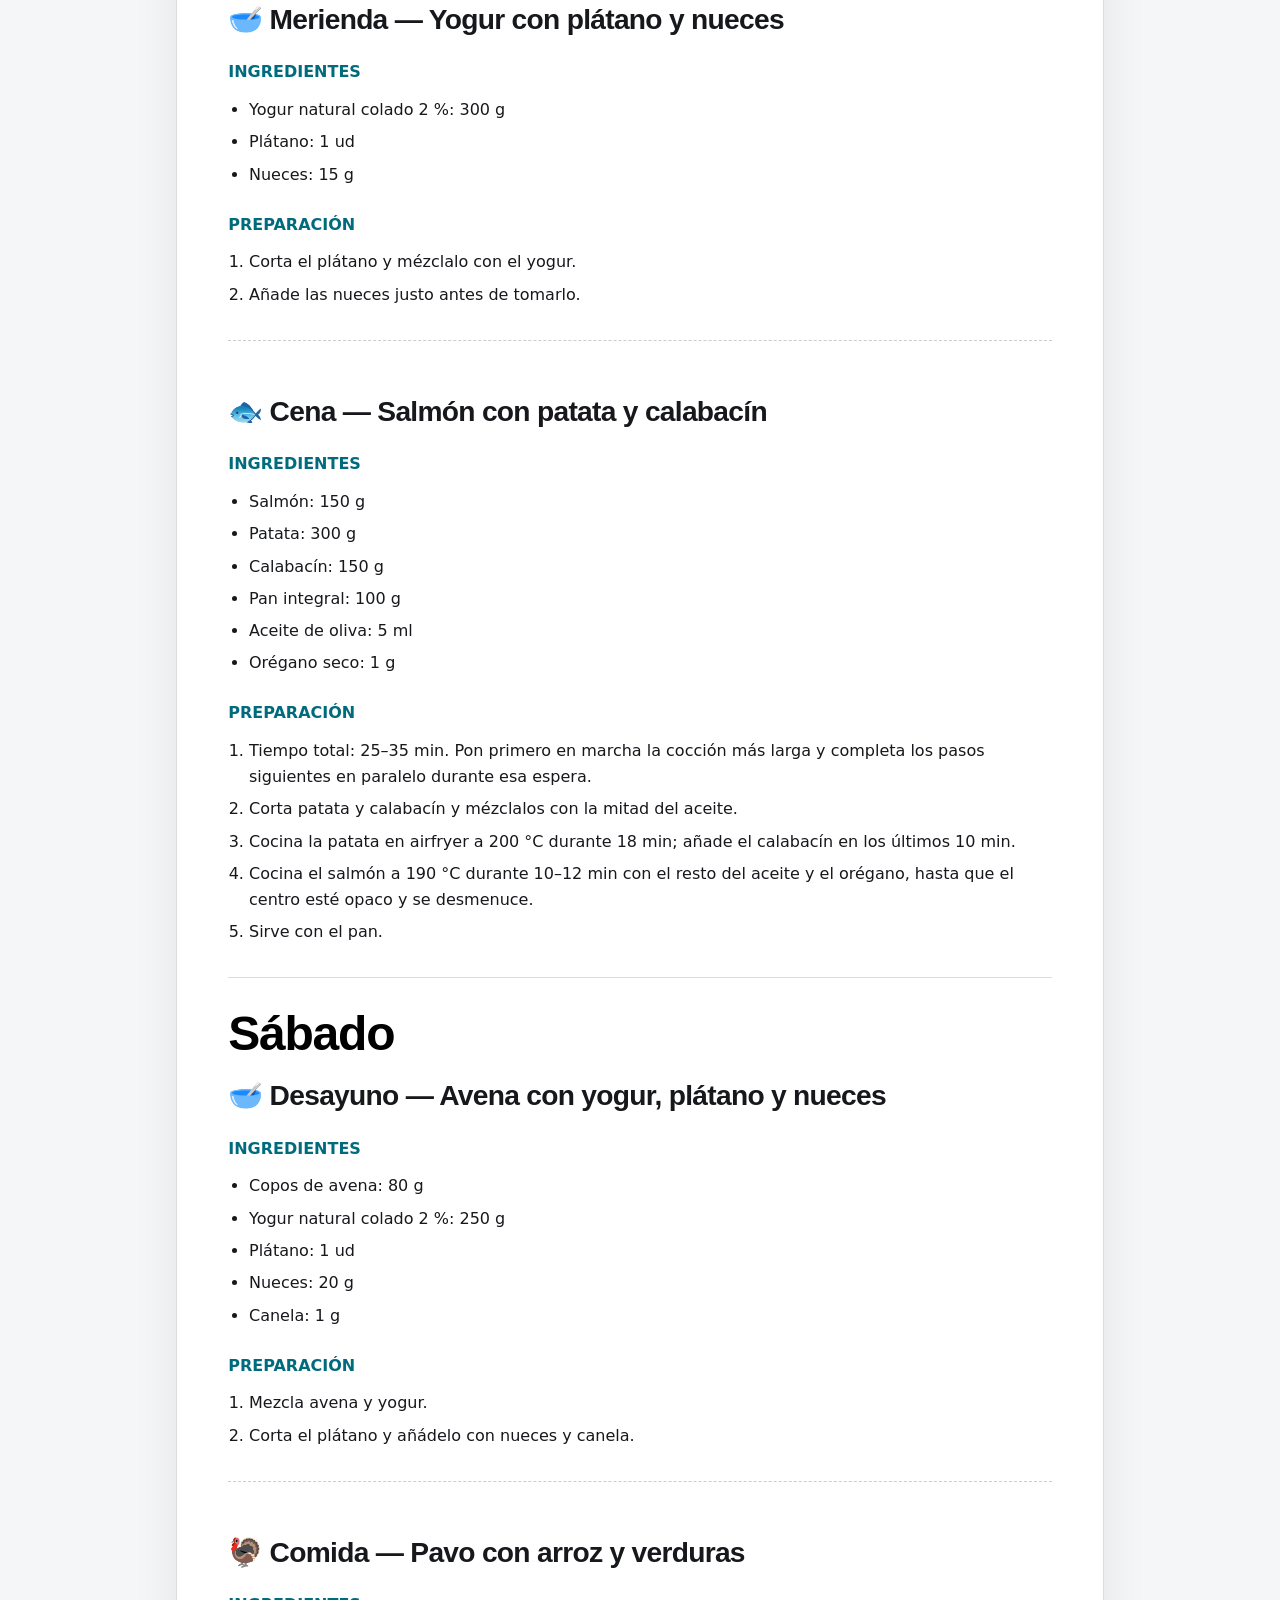
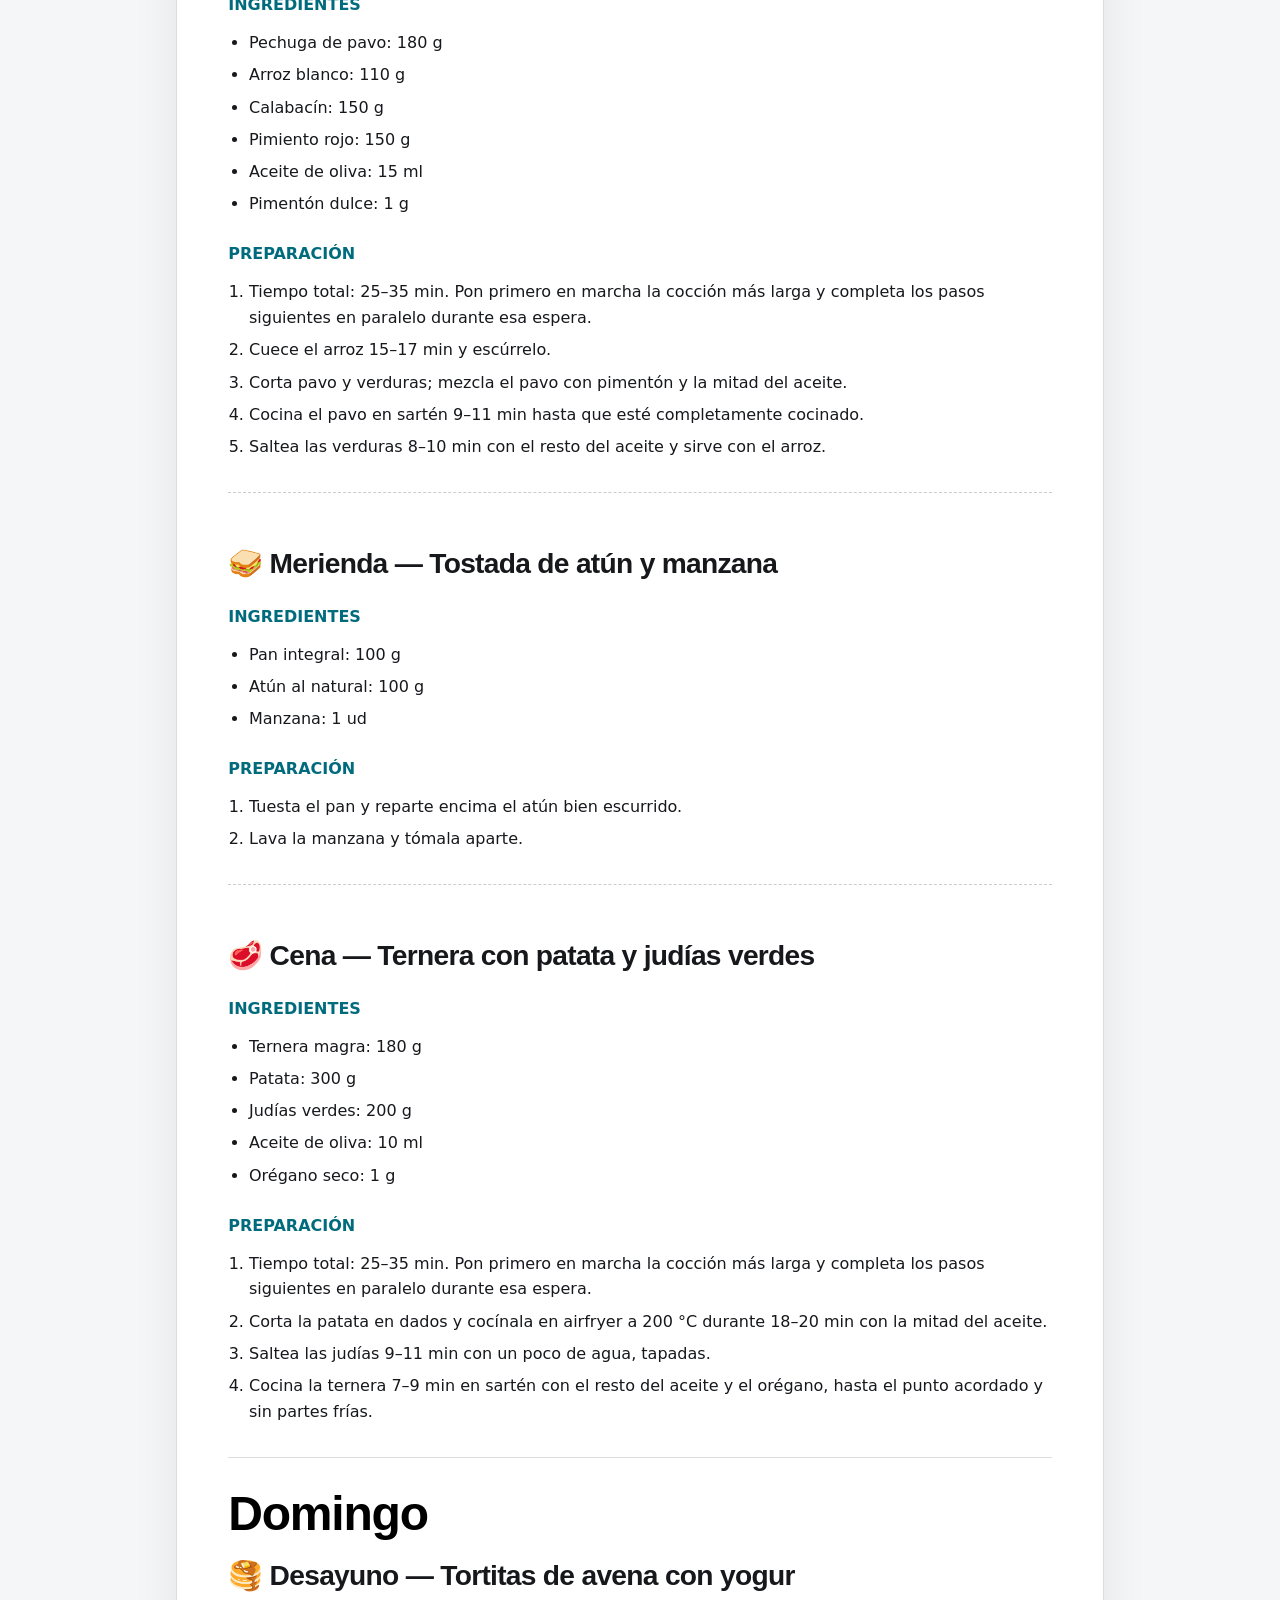
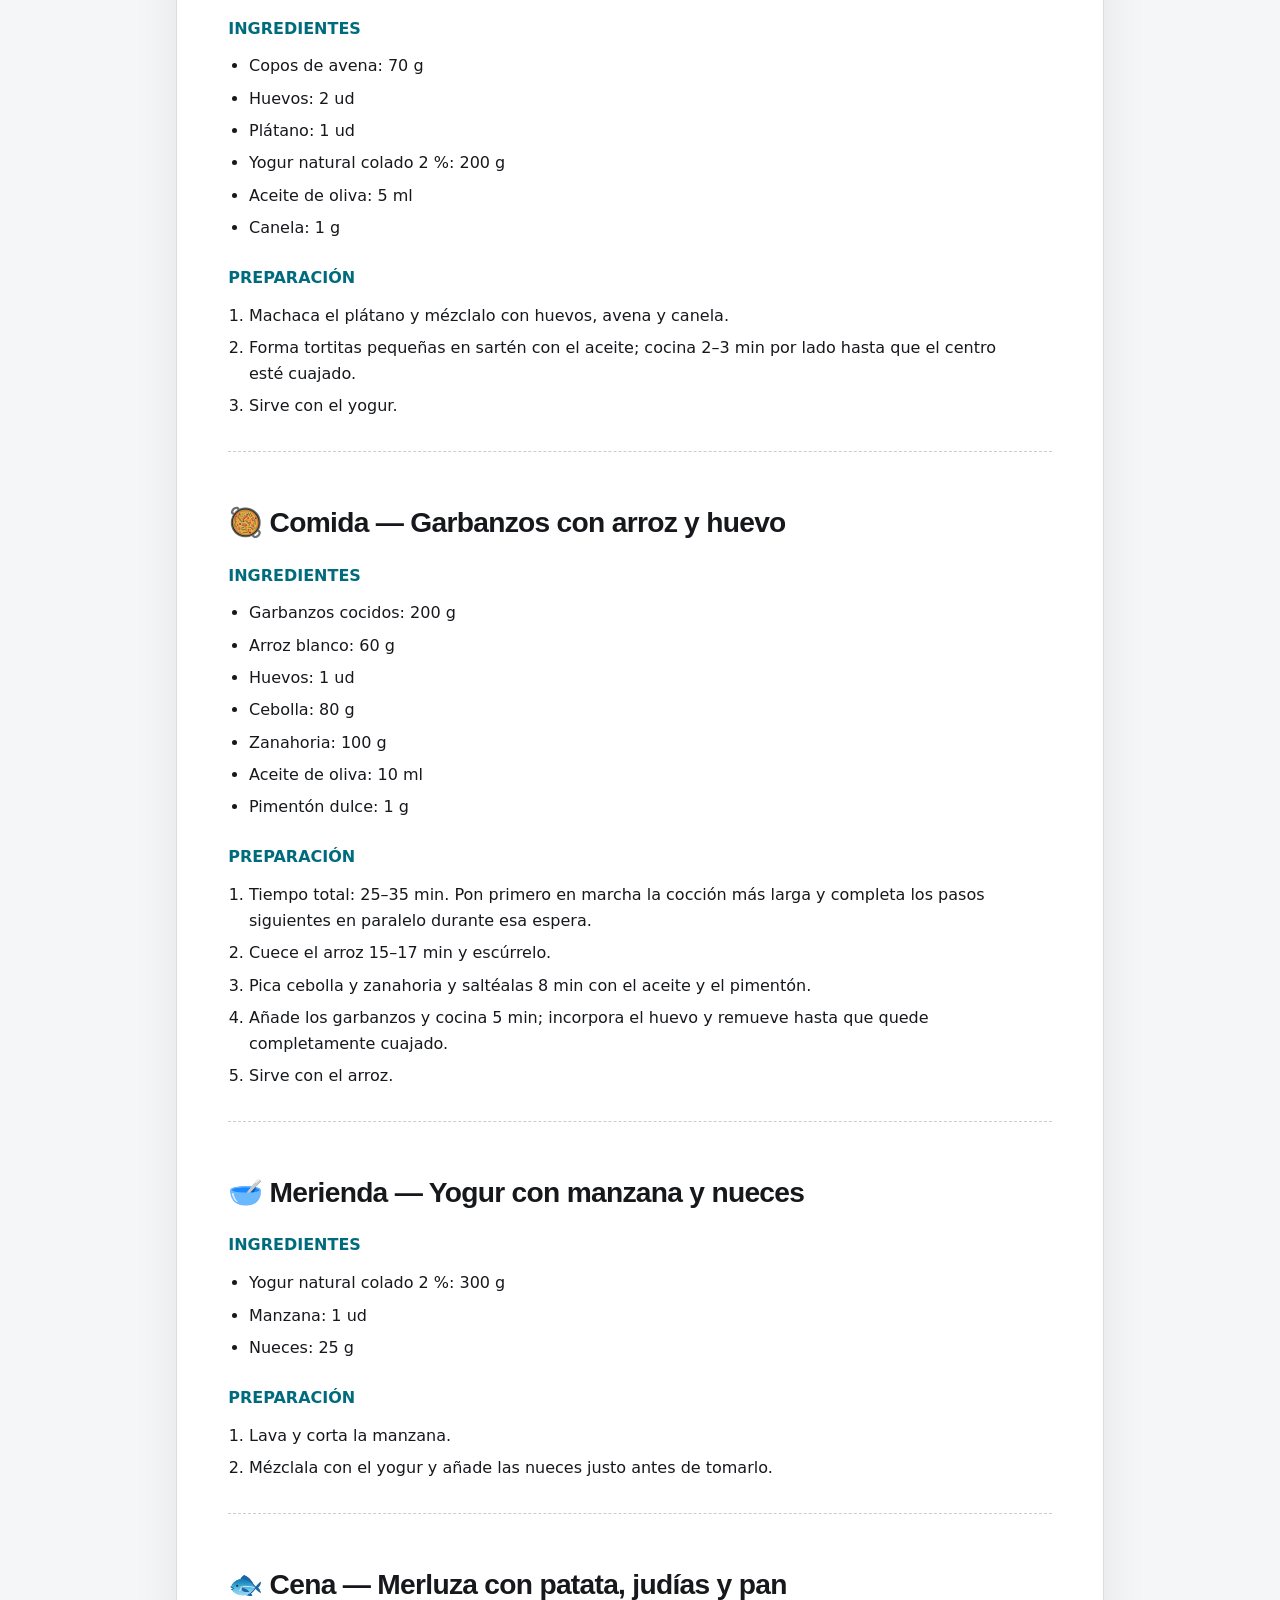
<file: muestra-accesible.html>
<!doctype html>
<html lang="es"><head><meta charset="utf-8"><meta name="viewport" content="width=device-width, initial-scale=1"><meta name="robots" content="index, follow"><meta http-equiv="Content-Security-Policy" content="default-src 'self'; img-src 'self' data:; style-src 'self' https://fonts.googleapis.com; font-src https://fonts.gstatic.com; script-src 'none'; connect-src 'none'; form-action 'none'; base-uri 'self'"><title>Muestra accesible · Guía Shaka</title><link rel="icon" href="img/favicon.png" type="image/png"><link rel="stylesheet" href="https://fonts.googleapis.com/css2?family=Barlow+Condensed:wght@500;600;700;800&amp;family=Barlow:wght@400;500;600;700&amp;display=swap"><link rel="stylesheet" href="styles.css"></head>
<body class="content-page"><div class="public-sample-label">Ejemplo ficticio</div><header class="simple-header"><a class="brand" href="index.html"><img src="img/logo-120.png" width="54" height="61" alt="Escudo de Shaka CrossFit"><span><strong>SHAKA</strong><small>MUESTRA ACCESIBLE</small></span></a><a href="index.html#muestra">Volver a la muestra</a></header><main class="prose-shell"><header class="content-hero"><p class="eyebrow">Equivalente textual completo</p><p>Aquí puedes leer el contenido completo de la muestra ficticia. También puedes <a href="downloads/muestra-plan-ficticio.pdf">abrir el PDF de muestra</a>.</p></header><div class="accessible-plan"><h1>Plan Nutricional — Álex Ejemplo — Bloque 1</h1>
<p>Ejemplo ficticio</p>
<p>¡Hola, Álex! Ejemplo ficticio. Aquí tienes siete días de comidas con sus ingredientes y preparación. Repite la semana durante el bloque, empezando por el sábado 19/09/2026 y terminando el jueves 08/10/2026.</p>
<section class="plan-day"><h2>Reglas del plan</h2>
<ul>
<li>Objetivo: organizar las comidas alrededor del entrenamiento</li>
<li>Estructura: 4 comidas exactas cada día durante una semana repetible</li>
<li>Métodos: airfryer, sartén y olla</li>
<li>Tiempo: hasta 35 min por plato; cocciones en paralelo</li>
<li>Calendario: del 19/09/2026 al 08/10/2026, empieza en sábado</li>
<li>Pesado y unidades: carnes y pescados en crudo; arroz y pasta en seco; lentejas, garbanzos y atún en peso escurrido; fruta en parte comestible (1 ud es una pieza mediana), huevos sin cáscara (1 ud grande) y aceite medido en ml</li>
<li>Conservación: si sobra, enfría y refrigera en recipientes cerrados antes de 2 h; consume en 48 h o congela. Arroz: a la nevera en 1 h, máximo 24 h; recalienta una sola vez hasta que esté humeante en el centro</li>
<li>Transporte: enfría en porciones pequeñas; usa bolsa térmica si no puedes mantenerlo refrigerado</li>
</ul>
</section>
<section class="plan-day"><h2>Lunes</h2>
<article class="meal"><h3>🥣 Desayuno — Avena cremosa con plátano y nueces</h3>
<h4>Ingredientes</h4><ul>
<li>Copos de avena: 80 g</li>
<li>Yogur natural colado 2 %: 250 g</li>
<li>Plátano: 1 ud</li>
<li>Nueces: 25 g</li>
<li>Canela: 1 g</li>
</ul>
<h4>Preparación</h4><ol>
<li>Mezcla la avena y el yogur en un bol hasta que quede uniforme.</li>
<li>Corta el plátano, añádelo con las nueces y termina con la canela.</li>
</ol>
</article>
<article class="meal"><h3>🍗 Comida — Pollo con arroz y verduras</h3>
<h4>Ingredientes</h4><ul>
<li>Pechuga de pollo: 190 g</li>
<li>Arroz blanco: 100 g</li>
<li>Calabacín: 150 g</li>
<li>Pimiento rojo: 150 g</li>
<li>Aceite de oliva: 15 ml</li>
<li>Pimentón dulce: 1 g</li>
</ul>
<h4>Preparación</h4><ol>
<li>Tiempo total: 25–35 min. Pon primero en marcha la cocción más larga y completa los pasos siguientes en paralelo durante esa espera.</li>
<li>Cuece el arroz en agua durante 15–17 min y escúrrelo.</li>
<li>Corta pollo y verduras; mezcla el pollo con el pimentón y la mitad del aceite.</li>
<li>Cocina el pollo en la airfryer a 195 °C durante 14–16 min y remueve a mitad; el centro debe alcanzar 70 °C durante al menos 2 min.</li>
<li>Saltea las verduras 8–10 min con el resto del aceite y sirve junto al arroz.</li>
</ol>
</article>
<article class="meal"><h3>🍎 Merienda — Yogur, manzana y tostada</h3>
<h4>Ingredientes</h4><ul>
<li>Yogur natural colado 2 %: 250 g</li>
<li>Manzana: 1 ud</li>
<li>Pan integral: 60 g</li>
</ul>
<h4>Preparación</h4><ol>
<li>Tuesta el pan en una sartén seca durante 2–3 min.</li>
<li>Sirve el yogur con la manzana lavada y cortada; toma la tostada aparte.</li>
</ol>
</article>
<article class="meal"><h3>🐟 Cena — Merluza con patata y judías verdes</h3>
<h4>Ingredientes</h4><ul>
<li>Merluza: 220 g</li>
<li>Patata: 350 g</li>
<li>Judías verdes: 200 g</li>
<li>Pan integral: 80 g</li>
<li>Aceite de oliva: 15 ml</li>
<li>Orégano seco: 1 g</li>
</ul>
<h4>Preparación</h4><ol>
<li>Tiempo total: 25–35 min. Pon primero en marcha la cocción más larga y completa los pasos siguientes en paralelo durante esa espera.</li>
<li>Corta la patata en dados y cocínala en la airfryer a 200 °C durante 20–22 min con la mitad del aceite; mueve a mitad.</li>
<li>Saltea las judías con un poco de agua, tapadas, durante 9–11 min.</li>
<li>Cocina la merluza en sartén 4–5 min por lado con el resto del aceite y el orégano, hasta que esté opaca y se abra en lascas.</li>
<li>Sirve con el pan.</li>
</ol>
</article>
</section>
<section class="plan-day"><h2>Martes</h2>
<article class="meal"><h3>🍳 Desayuno — Tostadas con huevo y tomate</h3>
<h4>Ingredientes</h4><ul>
<li>Pan integral: 150 g</li>
<li>Huevos: 2 ud</li>
<li>Tomate: 150 g</li>
<li>Aceite de oliva: 5 ml</li>
<li>Naranja: 1 ud</li>
</ul>
<h4>Preparación</h4><ol>
<li>Tuesta el pan y corta el tomate.</li>
<li>Cuaja los huevos por completo en sartén con el aceite durante 5–6 min.</li>
<li>Monta las tostadas con tomate y huevo; toma la naranja aparte.</li>
</ol>
</article>
<article class="meal"><h3>🦃 Comida — Pavo con pasta y calabacín</h3>
<h4>Ingredientes</h4><ul>
<li>Pechuga de pavo: 220 g</li>
<li>Pasta integral: 110 g</li>
<li>Calabacín: 150 g</li>
<li>Tomate: 150 g</li>
<li>Aceite de oliva: 10 ml</li>
<li>Orégano seco: 2 g</li>
</ul>
<h4>Preparación</h4><ol>
<li>Tiempo total: 25–35 min. Pon primero en marcha la cocción más larga y completa los pasos siguientes en paralelo durante esa espera.</li>
<li>Cuece la pasta 9–11 min y escúrrela.</li>
<li>Corta el pavo y el calabacín en piezas pequeñas.</li>
<li>Saltea el pavo 9–11 min con la mitad del aceite, hasta que esté completamente cocinado.</li>
<li>Añade calabacín, tomate, orégano y el resto del aceite; cocina 8 min y mezcla con la pasta.</li>
</ol>
</article>
<article class="meal"><h3>🥣 Merienda — Yogur con plátano y nueces</h3>
<h4>Ingredientes</h4><ul>
<li>Yogur natural colado 2 %: 300 g</li>
<li>Plátano: 1 ud</li>
<li>Nueces: 15 g</li>
</ul>
<h4>Preparación</h4><ol>
<li>Corta el plátano y mézclalo con el yogur.</li>
<li>Añade las nueces justo antes de tomarlo.</li>
</ol>
</article>
<article class="meal"><h3>🐟 Cena — Salmón con patata y calabacín</h3>
<h4>Ingredientes</h4><ul>
<li>Salmón: 150 g</li>
<li>Patata: 300 g</li>
<li>Calabacín: 200 g</li>
<li>Aceite de oliva: 5 ml</li>
<li>Pimentón dulce: 1 g</li>
</ul>
<h4>Preparación</h4><ol>
<li>Tiempo total: 25–35 min. Pon primero en marcha la cocción más larga y completa los pasos siguientes en paralelo durante esa espera.</li>
<li>Corta patata y calabacín; mezcla con la mitad del aceite y el pimentón.</li>
<li>Cocina la patata en airfryer a 200 °C durante 18 min; añade el calabacín en los últimos 10 min.</li>
<li>Cocina el salmón con el resto del aceite a 190 °C durante 10–12 min, hasta que el centro esté opaco y se desmenuce con facilidad.</li>
</ol>
</article>
</section>
<section class="plan-day"><h2>Miércoles</h2>
<article class="meal"><h3>🥞 Desayuno — Tortitas de avena y plátano</h3>
<h4>Ingredientes</h4><ul>
<li>Copos de avena: 70 g</li>
<li>Huevos: 2 ud</li>
<li>Plátano: 1 ud</li>
<li>Yogur natural colado 2 %: 150 g</li>
<li>Aceite de oliva: 5 ml</li>
<li>Canela: 1 g</li>
</ul>
<h4>Preparación</h4><ol>
<li>Machaca el plátano y mézclalo con huevos, avena y canela.</li>
<li>Forma tortitas pequeñas en sartén con el aceite; cocina 2–3 min por lado hasta que el centro esté cuajado.</li>
<li>Sirve con el yogur.</li>
</ol>
</article>
<article class="meal"><h3>🥘 Comida — Lentejas con arroz y huevo</h3>
<h4>Ingredientes</h4><ul>
<li>Lentejas cocidas: 250 g</li>
<li>Arroz blanco: 70 g</li>
<li>Huevos: 1 ud</li>
<li>Cebolla: 80 g</li>
<li>Zanahoria: 100 g</li>
<li>Aceite de oliva: 10 ml</li>
<li>Pimentón dulce: 1 g</li>
</ul>
<h4>Preparación</h4><ol>
<li>Tiempo total: 25–35 min. Pon primero en marcha la cocción más larga y completa los pasos siguientes en paralelo durante esa espera.</li>
<li>Cuece el arroz 15–17 min y escúrrelo.</li>
<li>Pica cebolla y zanahoria; saltea 8 min con el aceite y el pimentón.</li>
<li>Añade las lentejas y cocina 5 min; incorpora el huevo y remueve hasta que quede completamente cuajado.</li>
<li>Sirve con el arroz.</li>
</ol>
</article>
<article class="meal"><h3>🥪 Merienda — Tostada de pavo y manzana</h3>
<h4>Ingredientes</h4><ul>
<li>Pan integral: 100 g</li>
<li>Pavo cocido en lonchas: 120 g</li>
<li>Manzana: 1 ud</li>
</ul>
<h4>Preparación</h4><ol>
<li>Tuesta el pan y añade el pavo.</li>
<li>Lava la manzana y tómala aparte.</li>
</ol>
</article>
<article class="meal"><h3>🍗 Cena — Pollo con patata y calabacín</h3>
<h4>Ingredientes</h4><ul>
<li>Pechuga de pollo: 220 g</li>
<li>Patata: 350 g</li>
<li>Calabacín: 200 g</li>
<li>Aceite de oliva: 15 ml</li>
<li>Orégano seco: 1 g</li>
</ul>
<h4>Preparación</h4><ol>
<li>Tiempo total: 25–35 min. Pon primero en marcha la cocción más larga y completa los pasos siguientes en paralelo durante esa espera.</li>
<li>Corta la patata en dados pequeños y el calabacín y el pollo en piezas regulares; mezcla cada grupo con su parte del aceite.</li>
<li>Cocina primero la patata en la airfryer a 200 °C durante 8 min.</li>
<li>Abre la cesta, añade el pollo con el orégano y el calabacín, remueve y cocina todo junto 14–16 min más; el centro del pollo debe alcanzar 70 °C durante al menos 2 min.</li>
</ol>
</article>
</section>
<section class="plan-day"><h2>Jueves</h2>
<article class="meal"><h3>🥣 Desayuno — Avena con yogur, manzana y nueces</h3>
<h4>Ingredientes</h4><ul>
<li>Copos de avena: 80 g</li>
<li>Yogur natural colado 2 %: 250 g</li>
<li>Manzana: 1 ud</li>
<li>Nueces: 20 g</li>
<li>Canela: 1 g</li>
</ul>
<h4>Preparación</h4><ol>
<li>Mezcla avena y yogur.</li>
<li>Corta la manzana y añádela con nueces y canela.</li>
</ol>
</article>
<article class="meal"><h3>🐟 Comida — Pasta con atún y tomate</h3>
<h4>Ingredientes</h4><ul>
<li>Atún al natural: 180 g</li>
<li>Pasta integral: 110 g</li>
<li>Tomate: 200 g</li>
<li>Calabacín: 150 g</li>
<li>Aceite de oliva: 15 ml</li>
<li>Orégano seco: 2 g</li>
</ul>
<h4>Preparación</h4><ol>
<li>Tiempo total: 25–35 min. Pon primero en marcha la cocción más larga y completa los pasos siguientes en paralelo durante esa espera.</li>
<li>Cuece la pasta 9–11 min y escúrrela.</li>
<li>Corta el tomate y el calabacín; saltea 8–10 min con el aceite y el orégano.</li>
<li>Añade el atún escurrido, calienta 2 min y mezcla con la pasta.</li>
</ol>
</article>
<article class="meal"><h3>🥪 Merienda — Tostada de pavo y naranja</h3>
<h4>Ingredientes</h4><ul>
<li>Pan integral: 100 g</li>
<li>Pavo cocido en lonchas: 110 g</li>
<li>Naranja: 1 ud</li>
</ul>
<h4>Preparación</h4><ol>
<li>Tuesta el pan y añade el pavo.</li>
<li>Pela la naranja y tómala aparte.</li>
</ol>
</article>
<article class="meal"><h3>🐟 Cena — Merluza con arroz y pimiento</h3>
<h4>Ingredientes</h4><ul>
<li>Merluza: 250 g</li>
<li>Arroz blanco: 100 g</li>
<li>Pimiento rojo: 150 g</li>
<li>Aceite de oliva: 15 ml</li>
<li>Pimentón dulce: 1 g</li>
</ul>
<h4>Preparación</h4><ol>
<li>Tiempo total: 25–35 min. Pon primero en marcha la cocción más larga y completa los pasos siguientes en paralelo durante esa espera.</li>
<li>Cuece el arroz 15–17 min y escúrrelo.</li>
<li>Corta el pimiento y saltéalo 8–10 min con la mitad del aceite.</li>
<li>Cocina la merluza 4–5 min por lado con el resto del aceite y el pimentón, hasta que esté opaca y se abra en lascas.</li>
<li>Sirve con el arroz.</li>
</ol>
</article>
</section>
<section class="plan-day"><h2>Viernes</h2>
<article class="meal"><h3>🍳 Desayuno — Tostadas con huevo, pavo y tomate</h3>
<h4>Ingredientes</h4><ul>
<li>Pan integral: 100 g</li>
<li>Huevos: 2 ud</li>
<li>Pavo cocido en lonchas: 100 g</li>
<li>Tomate: 100 g</li>
<li>Aceite de oliva: 5 ml</li>
</ul>
<h4>Preparación</h4><ol>
<li>Tuesta el pan y corta el tomate.</li>
<li>Cuaja los huevos por completo en sartén con el aceite durante 5–6 min.</li>
<li>Monta el pan con tomate, pavo y huevo.</li>
</ol>
</article>
<article class="meal"><h3>🍗 Comida — Pollo con arroz y pimiento</h3>
<h4>Ingredientes</h4><ul>
<li>Pechuga de pollo: 220 g</li>
<li>Arroz blanco: 110 g</li>
<li>Pimiento rojo: 200 g</li>
<li>Aceite de oliva: 10 ml</li>
<li>Pimentón dulce: 1 g</li>
</ul>
<h4>Preparación</h4><ol>
<li>Tiempo total: 25–35 min. Pon primero en marcha la cocción más larga y completa los pasos siguientes en paralelo durante esa espera.</li>
<li>Cuece el arroz 15–17 min y escúrrelo.</li>
<li>Corta pollo y pimiento; mezcla el pollo con el pimentón y la mitad del aceite.</li>
<li>Cocina el pollo en airfryer a 195 °C durante 14–16 min; el centro debe alcanzar 70 °C durante al menos 2 min.</li>
<li>Saltea el pimiento 8 min con el resto del aceite y sirve con el arroz.</li>
</ol>
</article>
<article class="meal"><h3>🥣 Merienda — Yogur con plátano y nueces</h3>
<h4>Ingredientes</h4><ul>
<li>Yogur natural colado 2 %: 300 g</li>
<li>Plátano: 1 ud</li>
<li>Nueces: 15 g</li>
</ul>
<h4>Preparación</h4><ol>
<li>Corta el plátano y mézclalo con el yogur.</li>
<li>Añade las nueces justo antes de tomarlo.</li>
</ol>
</article>
<article class="meal"><h3>🐟 Cena — Salmón con patata y calabacín</h3>
<h4>Ingredientes</h4><ul>
<li>Salmón: 150 g</li>
<li>Patata: 300 g</li>
<li>Calabacín: 150 g</li>
<li>Pan integral: 100 g</li>
<li>Aceite de oliva: 5 ml</li>
<li>Orégano seco: 1 g</li>
</ul>
<h4>Preparación</h4><ol>
<li>Tiempo total: 25–35 min. Pon primero en marcha la cocción más larga y completa los pasos siguientes en paralelo durante esa espera.</li>
<li>Corta patata y calabacín y mézclalos con la mitad del aceite.</li>
<li>Cocina la patata en airfryer a 200 °C durante 18 min; añade el calabacín en los últimos 10 min.</li>
<li>Cocina el salmón a 190 °C durante 10–12 min con el resto del aceite y el orégano, hasta que el centro esté opaco y se desmenuce.</li>
<li>Sirve con el pan.</li>
</ol>
</article>
</section>
<section class="plan-day"><h2>Sábado</h2>
<article class="meal"><h3>🥣 Desayuno — Avena con yogur, plátano y nueces</h3>
<h4>Ingredientes</h4><ul>
<li>Copos de avena: 80 g</li>
<li>Yogur natural colado 2 %: 250 g</li>
<li>Plátano: 1 ud</li>
<li>Nueces: 20 g</li>
<li>Canela: 1 g</li>
</ul>
<h4>Preparación</h4><ol>
<li>Mezcla avena y yogur.</li>
<li>Corta el plátano y añádelo con nueces y canela.</li>
</ol>
</article>
<article class="meal"><h3>🦃 Comida — Pavo con arroz y verduras</h3>
<h4>Ingredientes</h4><ul>
<li>Pechuga de pavo: 180 g</li>
<li>Arroz blanco: 110 g</li>
<li>Calabacín: 150 g</li>
<li>Pimiento rojo: 150 g</li>
<li>Aceite de oliva: 15 ml</li>
<li>Pimentón dulce: 1 g</li>
</ul>
<h4>Preparación</h4><ol>
<li>Tiempo total: 25–35 min. Pon primero en marcha la cocción más larga y completa los pasos siguientes en paralelo durante esa espera.</li>
<li>Cuece el arroz 15–17 min y escúrrelo.</li>
<li>Corta pavo y verduras; mezcla el pavo con pimentón y la mitad del aceite.</li>
<li>Cocina el pavo en sartén 9–11 min hasta que esté completamente cocinado.</li>
<li>Saltea las verduras 8–10 min con el resto del aceite y sirve con el arroz.</li>
</ol>
</article>
<article class="meal"><h3>🥪 Merienda — Tostada de atún y manzana</h3>
<h4>Ingredientes</h4><ul>
<li>Pan integral: 100 g</li>
<li>Atún al natural: 100 g</li>
<li>Manzana: 1 ud</li>
</ul>
<h4>Preparación</h4><ol>
<li>Tuesta el pan y reparte encima el atún bien escurrido.</li>
<li>Lava la manzana y tómala aparte.</li>
</ol>
</article>
<article class="meal"><h3>🥩 Cena — Ternera con patata y judías verdes</h3>
<h4>Ingredientes</h4><ul>
<li>Ternera magra: 180 g</li>
<li>Patata: 300 g</li>
<li>Judías verdes: 200 g</li>
<li>Aceite de oliva: 10 ml</li>
<li>Orégano seco: 1 g</li>
</ul>
<h4>Preparación</h4><ol>
<li>Tiempo total: 25–35 min. Pon primero en marcha la cocción más larga y completa los pasos siguientes en paralelo durante esa espera.</li>
<li>Corta la patata en dados y cocínala en airfryer a 200 °C durante 18–20 min con la mitad del aceite.</li>
<li>Saltea las judías 9–11 min con un poco de agua, tapadas.</li>
<li>Cocina la ternera 7–9 min en sartén con el resto del aceite y el orégano, hasta el punto acordado y sin partes frías.</li>
</ol>
</article>
</section>
<section class="plan-day"><h2>Domingo</h2>
<article class="meal"><h3>🥞 Desayuno — Tortitas de avena con yogur</h3>
<h4>Ingredientes</h4><ul>
<li>Copos de avena: 70 g</li>
<li>Huevos: 2 ud</li>
<li>Plátano: 1 ud</li>
<li>Yogur natural colado 2 %: 200 g</li>
<li>Aceite de oliva: 5 ml</li>
<li>Canela: 1 g</li>
</ul>
<h4>Preparación</h4><ol>
<li>Machaca el plátano y mézclalo con huevos, avena y canela.</li>
<li>Forma tortitas pequeñas en sartén con el aceite; cocina 2–3 min por lado hasta que el centro esté cuajado.</li>
<li>Sirve con el yogur.</li>
</ol>
</article>
<article class="meal"><h3>🥘 Comida — Garbanzos con arroz y huevo</h3>
<h4>Ingredientes</h4><ul>
<li>Garbanzos cocidos: 200 g</li>
<li>Arroz blanco: 60 g</li>
<li>Huevos: 1 ud</li>
<li>Cebolla: 80 g</li>
<li>Zanahoria: 100 g</li>
<li>Aceite de oliva: 10 ml</li>
<li>Pimentón dulce: 1 g</li>
</ul>
<h4>Preparación</h4><ol>
<li>Tiempo total: 25–35 min. Pon primero en marcha la cocción más larga y completa los pasos siguientes en paralelo durante esa espera.</li>
<li>Cuece el arroz 15–17 min y escúrrelo.</li>
<li>Pica cebolla y zanahoria y saltéalas 8 min con el aceite y el pimentón.</li>
<li>Añade los garbanzos y cocina 5 min; incorpora el huevo y remueve hasta que quede completamente cuajado.</li>
<li>Sirve con el arroz.</li>
</ol>
</article>
<article class="meal"><h3>🥣 Merienda — Yogur con manzana y nueces</h3>
<h4>Ingredientes</h4><ul>
<li>Yogur natural colado 2 %: 300 g</li>
<li>Manzana: 1 ud</li>
<li>Nueces: 25 g</li>
</ul>
<h4>Preparación</h4><ol>
<li>Lava y corta la manzana.</li>
<li>Mézclala con el yogur y añade las nueces justo antes de tomarlo.</li>
</ol>
</article>
<article class="meal"><h3>🐟 Cena — Merluza con patata, judías y pan</h3>
<h4>Ingredientes</h4><ul>
<li>Merluza: 250 g</li>
<li>Patata: 350 g</li>
<li>Judías verdes: 200 g</li>
<li>Pan integral: 80 g</li>
<li>Aceite de oliva: 15 ml</li>
<li>Orégano seco: 1 g</li>
</ul>
<h4>Preparación</h4><ol>
<li>Tiempo total: 25–35 min. Pon primero en marcha la cocción más larga y completa los pasos siguientes en paralelo durante esa espera.</li>
<li>Corta la patata en dados y cocínala en airfryer a 200 °C durante 20–22 min con la mitad del aceite.</li>
<li>Saltea las judías 9–11 min con un poco de agua, tapadas.</li>
<li>Cocina la merluza 4–5 min por lado con el resto del aceite y el orégano, hasta que esté opaca y se abra en lascas.</li>
<li>Sirve con el pan.</li>
</ol>
</article>
</section>
<section class="shopping-section"><h2>Lista de la compra — Checklist</h2>
<p>Compra de una semana. El bloque va del 19/09/2026 al 08/10/2026: haz dos compras semanales completas y, para los últimos seis días, repite las cantidades de sábado, domingo, lunes, martes, miércoles y jueves.</p>
<article class="meal"><h3>Proteínas</h3>
<ul>
<li>Atún al natural: 280 g</li>
<li>Huevos: 10 ud</li>
<li>Merluza: 720 g</li>
<li>Pavo cocido en lonchas: 330 g</li>
<li>Pechuga de pavo: 400 g</li>
<li>Pechuga de pollo: 630 g</li>
<li>Salmón: 300 g</li>
<li>Ternera magra: 180 g</li>
</ul>
</article>
<article class="meal"><h3>Carbohidratos y legumbres</h3>
<ul>
<li>Arroz blanco: 550 g</li>
<li>Copos de avena: 380 g</li>
<li>Garbanzos cocidos: 200 g</li>
<li>Lentejas cocidas: 250 g</li>
<li>Pan integral: 870 g</li>
<li>Pasta integral: 220 g</li>
<li>Patata: 1950 g</li>
</ul>
</article>
<article class="meal"><h3>Verduras y hortalizas</h3>
<ul>
<li>Calabacín: 1150 g</li>
<li>Cebolla: 160 g</li>
<li>Judías verdes: 600 g</li>
<li>Pimiento rojo: 650 g</li>
<li>Tomate: 600 g</li>
<li>Zanahoria: 200 g</li>
</ul>
</article>
<article class="meal"><h3>Frutas</h3>
<ul>
<li>Manzana: 5 ud</li>
<li>Naranja: 2 ud</li>
<li>Plátano: 6 ud</li>
</ul>
</article>
<article class="meal"><h3>Lácteos y bebidas</h3>
<ul>
<li>Yogur natural colado 2 %: 2250 g</li>
</ul>
</article>
<article class="meal"><h3>Frutos secos y semillas</h3>
<ul>
<li>Nueces: 120 g</li>
</ul>
</article>
<article class="meal"><h3>Grasas y básicos</h3>
<ul>
<li>Aceite de oliva: 185 ml</li>
<li>Canela: 5 g</li>
<li>Orégano seco: 9 g</li>
<li>Pimentón dulce: 7 g</li>
</ul>
<p><em>Este plan es orientativo y no sustituye asesoramiento médico. Si tienes alguna condición de salud o tomas medicación, consúltalo con un profesional sanitario.</em></p>
</article>
</section></div></main></body></html>
</file>
<file: styles.css>
:root {
  --black: #000000;
  --bg: #08090b;
  --surface: #14161a;
  --surface-2: #1b1e23;
  --gray: #414143;
  --line-dark: #2b2f35;
  --accent: #00e5ff;
  --accent-hover: #5cf0ff;
  --accent-ink: #006b7c;
  --yellow: #fffb05;
  --white: #ffffff;
  --paper: #f4f6f7;
  --ink: #16181c;
  --ink-soft: #50555d;
  --on-dark: #eef1f3;
  --on-dark-soft: #b8bec5;
  --whatsapp: #25d366;

  --font: "Barlow", system-ui, -apple-system, "Segoe UI", sans-serif;
  --display: "Barlow Condensed", "Arial Narrow", sans-serif;

  --container: 72rem;
  --measure: 47rem;
  --header-height: 4.75rem;
  --radius: 0.875rem;
  --radius-small: 0.625rem;

  --space-xs: 0.5rem;
  --space-sm: 0.75rem;
  --space-md: 1rem;
  --space-lg: 1.5rem;
  --space-xl: 2rem;
  --space-2xl: 3rem;
  --space-3xl: 4rem;
  --section-space: clamp(4rem, 7vw, 6.5rem);

  --ease: cubic-bezier(0.22, 1, 0.36, 1);
  --z-header: 50;
  --z-actions: 60;
  --z-dialog: 100;
}

*,
*::before,
*::after {
  box-sizing: border-box;
}

* {
  margin: 0;
}

html {
  scroll-behavior: smooth;
  scroll-padding-top: calc(var(--header-height) + 1rem);
  -webkit-text-size-adjust: 100%;
}

body {
  min-width: 20rem;
  color: var(--ink);
  background: var(--bg);
  font-family: var(--font);
  font-size: 1rem;
  line-height: 1.62;
  text-rendering: optimizeLegibility;
  -webkit-font-smoothing: antialiased;
  overflow-x: hidden;
}

body.dialog-open {
  overflow: hidden;
}

body.menu-open {
  overflow: hidden;
}

img {
  display: block;
  max-width: 100%;
  height: auto;
}

a {
  color: inherit;
}

a,
button {
  touch-action: manipulation;
}

button,
input,
textarea,
select {
  font: inherit;
}

button {
  color: inherit;
}

h1,
h2,
h3,
strong {
  font-weight: 700;
}

h1,
h2,
h3 {
  font-family: var(--display);
  line-height: 0.98;
  letter-spacing: -0.025em;
  text-wrap: balance;
}

h1 {
  font-size: clamp(3.25rem, 10vw, 6rem);
}

h2 {
  font-size: clamp(2.35rem, 5vw, 3.7rem);
}

h3 {
  font-size: clamp(1.45rem, 2.2vw, 1.85rem);
  line-height: 1.08;
}

p,
li {
  text-wrap: pretty;
}

:focus-visible {
  outline: 0.1875rem solid var(--white);
  outline-offset: 0.25rem;
  box-shadow: 0 0 0 0.375rem var(--accent-ink);
}

.container {
  width: min(100% - 2rem, var(--container));
  margin-inline: auto;
}

.narrow {
  max-width: var(--measure);
}

.visually-hidden,
.skip-link:not(:focus) {
  position: absolute;
  width: 1px;
  height: 1px;
  padding: 0;
  border: 0;
  clip: rect(0 0 0 0);
  overflow: hidden;
  white-space: nowrap;
}

.skip-link:focus {
  position: fixed;
  z-index: calc(var(--z-dialog) + 1);
  top: var(--space-md);
  left: var(--space-md);
  padding: var(--space-sm) var(--space-md);
  border-radius: var(--radius-small);
  color: var(--black);
  background: var(--accent);
  font-weight: 700;
}

section[id] {
  scroll-margin-top: calc(var(--header-height) + 1rem);
}

.section {
  padding-block: var(--section-space);
}

.section-heading {
  display: grid;
  gap: var(--space-md);
  max-width: 46rem;
  margin-bottom: clamp(2.25rem, 4vw, 3.5rem);
}

.section-heading p {
  max-width: 42rem;
  color: var(--ink-soft);
  font-size: clamp(1.05rem, 2vw, 1.25rem);
}

.button {
  display: inline-flex;
  min-height: 3.25rem;
  align-items: center;
  justify-content: center;
  padding: 0.9rem 1.5rem;
  border: 0;
  border-radius: var(--radius-small);
  font-weight: 700;
  line-height: 1.1;
  text-align: center;
  text-decoration: none;
  cursor: pointer;
  transition:
    transform 180ms var(--ease),
    background-color 180ms var(--ease),
    color 180ms var(--ease);
}

.button:hover {
  transform: translateY(-0.125rem);
}

.button:active {
  transform: translateY(0);
}

.button-primary {
  color: #001318;
  background: var(--accent);
}

.button-primary:hover {
  background: var(--accent-hover);
}

.button-secondary {
  color: var(--white);
  background: transparent;
  border: 0.125rem solid rgba(255, 255, 255, 0.52);
}

.button-secondary:hover {
  border-color: var(--white);
  background: rgba(255, 255, 255, 0.08);
}

.button-whatsapp {
  color: #05250f;
  background: var(--whatsapp);
}

.button-small {
  min-height: 2.75rem;
  padding: 0.72rem 1rem;
  font-size: 0.94rem;
}

.button-large {
  min-height: 3.75rem;
  padding-inline: 2rem;
}

.button-row {
  display: flex;
  flex-wrap: wrap;
  gap: var(--space-sm);
}

.button-row-center {
  justify-content: center;
}

.site-header {
  position: sticky;
  z-index: var(--z-header);
  top: 0;
  color: var(--white);
  border-bottom: 1px solid rgba(255, 255, 255, 0.1);
  background: rgba(8, 9, 11, 0.98);
  transition:
    background-color 250ms var(--ease),
    border-color 250ms var(--ease);
}

.site-header.is-scrolled {
  border-bottom-color: rgba(255, 255, 255, 0.1);
  background: rgba(8, 9, 11, 0.94);
  backdrop-filter: blur(0.75rem);
}

.header-inner {
  display: flex;
  min-height: var(--header-height);
  align-items: center;
  justify-content: space-between;
  gap: var(--space-lg);
}

.brand {
  display: inline-flex;
  align-items: center;
  gap: var(--space-sm);
  text-decoration: none;
}

.brand img {
  width: 3.35rem;
  height: 3.35rem;
  object-fit: contain;
}

.brand span {
  display: grid;
  line-height: 1;
}

.brand strong {
  font-family: var(--display);
  font-size: 1.6rem;
  font-weight: 900;
  letter-spacing: 0.02em;
  text-transform: uppercase;
}

.brand small {
  margin-top: 0.18rem;
  color: var(--accent);
  font-size: 0.72rem;
  font-weight: 700;
  letter-spacing: 0.08em;
  text-transform: uppercase;
}

.nav-toggle {
  position: relative;
  display: none;
  width: 2.875rem;
  height: 2.875rem;
  padding: 0;
  border: 0;
  border-radius: var(--radius-small);
  background: transparent;
  cursor: pointer;
}

.nav-toggle > span:last-child,
.nav-toggle > span:last-child::before,
.nav-toggle > span:last-child::after {
  position: absolute;
  left: 0.7rem;
  width: 1.45rem;
  height: 0.15rem;
  border-radius: 999px;
  background: var(--white);
  content: "";
  transition:
    transform 220ms var(--ease),
    opacity 150ms var(--ease);
}

.nav-toggle > span:last-child {
  top: 1.36rem;
}

.nav-toggle > span:last-child::before {
  left: 0;
  top: -0.48rem;
}

.nav-toggle > span:last-child::after {
  left: 0;
  top: 0.48rem;
}

.nav-toggle[aria-expanded="true"] > span:last-child {
  background: transparent;
}

.nav-toggle[aria-expanded="true"] > span:last-child::before {
  transform: translateY(0.48rem) rotate(45deg);
}

.nav-toggle[aria-expanded="true"] > span:last-child::after {
  transform: translateY(-0.48rem) rotate(-45deg);
}

.nav-menu {
  display: flex;
  align-items: center;
  gap: clamp(0.9rem, 2vw, 1.6rem);
  padding: 0;
  list-style: none;
}

.nav-menu > li > a:not(.button) {
  display: inline-flex;
  min-height: 2.75rem;
  align-items: center;
  color: var(--on-dark);
  font-size: 0.95rem;
  font-weight: 600;
  text-decoration: none;
}

.nav-menu > li > a:not(.button):hover {
  color: var(--accent);
}

.hero {
  position: relative;
  isolation: isolate;
  display: grid;
  min-height: max(42rem, calc(100svh - var(--header-height)));
  align-items: center;
  color: var(--white);
  background: var(--black);
  overflow: hidden;
}

.hero-image {
  position: absolute;
  z-index: -2;
  inset: 0;
  background-image: url("img/hero-shaka-1600.jpg");
  background-position: 58% center;
  background-size: cover;
  transform: scale(1.015);
}

.hero::before {
  position: absolute;
  z-index: -1;
  inset: 0;
  background:
    linear-gradient(90deg, rgba(3, 4, 5, 0.97) 0%, rgba(3, 4, 5, 0.88) 38%, rgba(3, 4, 5, 0.38) 70%, rgba(3, 4, 5, 0.15) 100%),
    linear-gradient(180deg, rgba(3, 4, 5, 0.38) 0%, transparent 38%, rgba(3, 4, 5, 0.72) 100%);
  content: "";
}

.hero::after {
  position: absolute;
  right: 0;
  bottom: 0;
  left: 0;
  height: 0.4rem;
  background: linear-gradient(90deg, var(--accent) 0 74%, var(--yellow) 74%);
  content: "";
}

.hero-content {
  max-width: var(--container);
  padding-top: 5rem;
  padding-bottom: 5rem;
}

.hero-content > * {
  max-width: 43rem;
}

.hero-meta {
  margin-bottom: var(--space-lg);
  color: var(--accent);
  font-family: var(--display);
  font-size: clamp(0.95rem, 1.7vw, 1.1rem);
  font-weight: 800;
  letter-spacing: 0.045em;
  text-transform: uppercase;
}

.hero h1 {
  max-width: 11ch;
  font-weight: 900;
  text-transform: uppercase;
}

.hero-subtitle {
  margin-top: var(--space-lg);
  color: var(--white);
  font-size: clamp(1.2rem, 2.6vw, 1.55rem);
  font-weight: 600;
  line-height: 1.35;
}

.hero-decision {
  display: grid;
  gap: var(--space-xs);
  margin-top: var(--space-xl);
  padding-block: var(--space-md);
  border-block: 1px solid rgba(255, 255, 255, 0.26);
}

.hero-decision strong {
  color: var(--accent);
  font-family: var(--display);
  font-size: clamp(1.2rem, 2.2vw, 1.5rem);
  font-weight: 800;
  line-height: 1.1;
  letter-spacing: 0.01em;
  text-transform: uppercase;
}

.hero-review {
  margin-top: var(--space-md);
  color: var(--on-dark-soft);
  font-size: 0.92rem;
  line-height: 1.55;
}

.hero .button-row {
  margin-top: var(--space-lg);
}

.hero-note {
  margin-top: var(--space-lg);
  color: var(--on-dark-soft);
  font-size: 0.95rem;
}

.samples-section {
  color: var(--on-dark);
  background: var(--bg);
}

.samples-section .section-heading p {
  color: var(--on-dark-soft);
}

.sample-gallery {
  display: grid;
  grid-template-columns: repeat(3, minmax(0, 1fr));
  align-items: start;
  gap: clamp(1rem, 2.4vw, 2rem);
}

.sample {
  display: grid;
  grid-template-rows: auto auto;
  align-content: start;
  min-width: 0;
}

.sample-open {
  position: relative;
  display: block;
  width: 100%;
  padding: 0;
  border: 0;
  border-radius: var(--radius);
  background: transparent;
  cursor: zoom-in;
  overflow: hidden;
}

.sample-open::after {
  position: absolute;
  inset: 0;
  border: 1px solid rgba(255, 255, 255, 0.16);
  border-radius: inherit;
  content: "";
  pointer-events: none;
}

.sample-open img {
  width: 100%;
  aspect-ratio: 1200 / 1697;
  object-fit: cover;
  transition: transform 280ms var(--ease);
}

.sample-open span {
  position: absolute;
  right: var(--space-sm);
  bottom: var(--space-sm);
  padding: 0.5rem 0.75rem;
  border-radius: var(--radius-small);
  color: var(--black);
  background: var(--yellow);
  font-size: 0.8rem;
  font-weight: 800;
}

.sample-open:hover img {
  transform: scale(1.018);
}

.sample figcaption {
  margin-top: var(--space-md);
  color: var(--on-dark);
  font-family: var(--display);
  font-size: 1.35rem;
  font-weight: 800;
}

.sample-actions {
  margin-top: var(--space-xl);
}

.includes-section {
  color: var(--ink);
  background: var(--paper);
}

.includes-layout {
  display: grid;
  grid-template-columns: minmax(16rem, 0.8fr) minmax(0, 1.5fr);
  gap: clamp(2.5rem, 7vw, 6rem);
}

.include-lead {
  align-self: start;
}

.include-number {
  display: block;
  color: var(--accent-ink);
  font-family: var(--display);
  font-size: clamp(7rem, 18vw, 13rem);
  font-weight: 900;
  line-height: 0.7;
}

.include-lead h3 {
  max-width: 14ch;
  margin-top: var(--space-xl);
  font-size: clamp(2rem, 4vw, 3rem);
}

.include-lead p {
  margin-top: var(--space-lg);
  color: var(--ink-soft);
}

.include-list {
  border-top: 1px solid #cfd4d7;
}

.include-list article {
  display: grid;
  grid-template-columns: minmax(12rem, 0.75fr) 1fr;
  gap: var(--space-xl);
  padding-block: var(--space-lg);
  border-bottom: 1px solid #cfd4d7;
}

.include-list h3 {
  font-size: 1.55rem;
}

.include-list p {
  color: var(--ink-soft);
}

.support-strip {
  display: grid;
  grid-template-columns: minmax(12rem, auto) minmax(0, 1fr);
  align-items: center;
  gap: clamp(1rem, 4vw, 3rem);
  margin-top: clamp(2.5rem, 5vw, 4rem);
  padding: clamp(1.5rem, 3vw, 2.25rem);
  color: var(--on-dark);
  background: var(--ink);
}

.support-strip h3 {
  color: var(--accent);
}

.support-strip p {
  color: var(--on-dark-soft);
}

.process-section {
  color: var(--on-dark);
  background: var(--bg);
}

.process-section .section-heading p {
  color: var(--on-dark-soft);
}

.process-section .section-heading .journey-kicker,
.process-section .process-label {
  color: var(--accent);
  font-family: var(--display);
  font-weight: 800;
  letter-spacing: 0.04em;
  line-height: 1.1;
  text-transform: uppercase;
}

.process-section .section-heading .journey-kicker {
  font-size: 1rem;
}

.process-section .process-label {
  margin-top: 0;
  font-size: 0.85rem;
}

.process-section .process-label + h3 {
  margin-top: var(--space-xs);
}

.process-list {
  display: grid;
  padding: 0;
  margin: 0;
  list-style: none;
  counter-reset: process;
  border-top: 1px solid var(--line-dark);
}

.process-list li {
  display: grid;
  grid-template-columns: 5.5rem minmax(0, 1fr);
  gap: clamp(1.5rem, 5vw, 4rem);
  padding-block: clamp(1.5rem, 3.5vw, 2.5rem);
  border-bottom: 1px solid var(--line-dark);
}

.process-list > li > span {
  color: var(--accent);
  font-family: var(--display);
  font-size: 2.25rem;
  font-weight: 800;
  line-height: 1;
}

.process-list h3 {
  color: var(--white);
}

.process-list p {
  max-width: 43rem;
  margin-top: var(--space-sm);
  color: var(--on-dark-soft);
}

.fit-section {
  color: var(--ink);
  background: var(--white);
}

.fit-layout {
  display: grid;
  grid-template-columns: 1fr 1fr;
  gap: 0;
}

.fit-positive,
.fit-exclusions {
  padding: clamp(2rem, 5vw, 4rem);
}

.fit-positive {
  border: 1px solid #d6dade;
}

.fit-exclusions {
  color: var(--on-dark);
  background: var(--ink);
}

.fit-layout h2 {
  margin-bottom: var(--space-xl);
  font-size: clamp(2.4rem, 5vw, 3.7rem);
}

.check-list {
  display: grid;
  gap: 0.85rem;
  padding: 0;
  list-style: none;
}

.check-list li {
  position: relative;
  padding-left: 1.75rem;
}

.check-list li::before {
  position: absolute;
  left: 0;
  top: 0.55em;
  width: 0.62rem;
  height: 0.62rem;
  border-radius: 50%;
  background: var(--accent-ink);
  content: "";
}

.fit-exclusions > p {
  color: var(--on-dark-soft);
}

.fit-exclusions > p + p {
  margin-top: var(--space-md);
}

.fit-exclusions ul {
  display: grid;
  gap: 0.8rem;
  padding-left: 1.15rem;
  margin-block: var(--space-lg);
}

.fit-exclusions li::marker {
  color: var(--yellow);
}

.testimonials-section {
  color: var(--ink);
  background: var(--paper);
}

.testimonials {
  display: grid;
  grid-template-columns: repeat(2, minmax(0, 1fr));
  gap: clamp(1.5rem, 3vw, 2.5rem);
  align-items: stretch;
}

.testimonials blockquote {
  position: relative;
  display: grid;
  grid-template-rows: 1fr auto;
  padding-top: var(--space-xl);
  border-top: 0.35rem solid var(--accent-ink);
}

.testimonials blockquote:nth-child(2) {
  border-top-color: var(--gray);
}

.testimonials blockquote p {
  max-width: 31rem;
  font-family: var(--font);
  font-size: clamp(1.2rem, 1.8vw, 1.55rem);
  font-weight: 500;
  line-height: 1.45;
  letter-spacing: 0;
}

.testimonials blockquote footer {
  margin-top: var(--space-lg);
  color: var(--accent-ink);
  font-weight: 700;
}

.price-section {
  position: relative;
  color: var(--on-dark);
  background: var(--black);
  overflow: hidden;
}

.price-section::after {
  position: absolute;
  right: -8rem;
  bottom: -11rem;
  width: 31rem;
  height: 31rem;
  border-radius: 50%;
  background: rgba(0, 229, 255, 0.1);
  content: "";
}

.price-layout {
  position: relative;
  z-index: 1;
  display: grid;
  grid-template-columns: minmax(18rem, 0.85fr) minmax(0, 1.15fr);
  gap: clamp(3rem, 8vw, 7rem);
}

.price-heading > p:first-child {
  color: var(--accent);
  font-family: var(--display);
  font-size: 1.25rem;
  font-weight: 800;
  text-transform: uppercase;
}

.price-heading h2 {
  display: flex;
  align-items: flex-start;
  margin-block: var(--space-lg);
  font-size: clamp(5rem, 15vw, 10rem);
  font-weight: 900;
  line-height: 0.72;
}

.price-heading h2 span {
  font-variant-numeric: tabular-nums;
}

.price-heading h2 {
  color: var(--white);
}

.price-heading > p:last-child {
  max-width: 26rem;
  color: var(--on-dark-soft);
}

.price-content {
  padding-left: clamp(0rem, 4vw, 3rem);
  border-left: 1px solid var(--line-dark);
}

.price-content h3 {
  margin-bottom: var(--space-md);
  color: var(--white);
  font-size: 2rem;
}

.price-content .check-list li::before {
  background: var(--accent);
}

.price-content > p {
  margin-top: var(--space-xl);
  color: var(--on-dark-soft);
}

.price-content .price-summary {
  margin-top: 0;
  color: var(--white);
  font-family: var(--display);
  font-size: clamp(1.35rem, 2.5vw, 1.75rem);
  font-weight: 700;
  line-height: 1.2;
}

.price-content .button {
  margin-top: var(--space-xl);
}

.price-content small {
  display: block;
  max-width: 35rem;
  margin-top: var(--space-md);
  color: var(--on-dark-soft);
  font-size: 0.9rem;
}

.faq-section {
  color: var(--ink);
  background: var(--white);
}

.faq-layout {
  display: grid;
  grid-template-columns: minmax(16rem, 0.72fr) minmax(0, 1.28fr);
  gap: clamp(3rem, 8vw, 7rem);
  align-items: start;
}

.faq-heading {
  position: sticky;
  top: 7rem;
}

.faq-heading p {
  max-width: 25rem;
  margin-top: var(--space-lg);
  color: var(--ink-soft);
  font-size: 1.1rem;
}

.faq {
  border-top: 1px solid #ccd2d5;
}

.faq details {
  border-bottom: 1px solid #ccd2d5;
}

.faq summary {
  position: relative;
  display: flex;
  min-height: 4.75rem;
  align-items: center;
  padding: 1.2rem 3.5rem 1.2rem 0;
  font-family: var(--display);
  font-size: 1.45rem;
  font-weight: 800;
  line-height: 1.12;
  list-style: none;
  cursor: pointer;
}

.faq summary::-webkit-details-marker {
  display: none;
}

.faq summary::before,
.faq summary::after {
  position: absolute;
  right: 0.45rem;
  width: 1.1rem;
  height: 0.125rem;
  background: var(--accent-ink);
  content: "";
  transition: transform 220ms var(--ease);
}

.faq summary::after {
  transform: rotate(90deg);
}

.faq details[open] summary::after {
  transform: rotate(0);
}

.faq details > div {
  display: grid;
  gap: var(--space-md);
  max-width: 43rem;
  padding: 0 3.5rem var(--space-xl) 0;
  color: var(--ink-soft);
}

.final-cta {
  position: relative;
  color: var(--white);
  text-align: center;
  background:
    linear-gradient(rgba(0, 8, 11, 0.88), rgba(0, 8, 11, 0.94)),
    url("img/graffiti.jpg") center / cover no-repeat;
}

.final-cta .narrow {
  max-width: 52rem;
}

.final-cta p {
  margin-top: var(--space-lg);
  color: var(--on-dark-soft);
  font-size: 1.1rem;
}

.final-cta .button-row {
  margin-top: var(--space-xl);
}

.final-cta small {
  display: block;
  margin-top: var(--space-lg);
  color: var(--on-dark-soft);
}

.site-footer {
  padding-block: clamp(3rem, 7vw, 5rem);
  color: var(--on-dark);
  background: var(--bg);
}

.footer-layout {
  display: grid;
  grid-template-columns: 1.2fr 0.8fr;
  gap: clamp(2rem, 8vw, 7rem);
}

.footer-layout > div > strong {
  color: var(--white);
  font-family: var(--display);
  font-size: 1.85rem;
}

.footer-layout p {
  max-width: 40rem;
  margin-top: var(--space-md);
  color: var(--on-dark-soft);
}

.footer-layout address {
  display: grid;
  gap: var(--space-xs);
  align-content: start;
  color: var(--on-dark-soft);
  font-style: normal;
}

.footer-layout address strong {
  margin-bottom: var(--space-xs);
  color: var(--white);
}

.footer-layout address a {
  display: inline-flex;
  width: fit-content;
  min-height: 2.75rem;
  align-items: center;
  color: var(--accent);
}

.footer-bottom {
  display: flex;
  justify-content: space-between;
  gap: var(--space-lg);
  margin-top: var(--space-2xl);
  padding-top: var(--space-lg);
  border-top: 1px solid var(--line-dark);
  color: var(--on-dark-soft);
  font-size: 0.9rem;
}

.footer-bottom a {
  display: inline-flex;
  min-height: 2.75rem;
  align-items: center;
  color: var(--accent);
}

.mobile-actions {
  position: fixed;
  z-index: var(--z-actions);
  right: 0;
  bottom: 0;
  left: 0;
  display: none;
  grid-template-columns: 1fr auto;
  gap: var(--space-xs);
  padding: var(--space-sm);
  padding-bottom: max(var(--space-sm), env(safe-area-inset-bottom));
  border-top: 1px solid var(--line-dark);
  background: rgba(8, 9, 11, 0.96);
  backdrop-filter: blur(0.75rem);
}

/* Show the reviewed high-resolution page at a readable width. */
.sample-dialog {
  z-index: var(--z-dialog);
  inset: 0;
  width: min(60rem, 96vw);
  height: fit-content;
  max-width: 96vw;
  max-height: 92vh;
  max-height: 92dvh;
  /* el reset global pisa el margin:auto con el que el navegador centra
     los dialog modales, asi que se repone aqui */
  margin: auto;
  padding: 0;
  border: 0;
  color: var(--on-dark);
  background: var(--black);
  overflow: hidden;
}

.sample-dialog[open] {
  display: flex;
  flex-direction: column;
}

.sample-dialog::backdrop {
  background: rgba(0, 0, 0, 0.84);
  backdrop-filter: blur(0.25rem);
}

.dialog-toolbar {
  display: flex;
  flex-shrink: 0;
  align-items: center;
  justify-content: space-between;
  gap: 1rem;
  min-height: 4rem;
  padding: 0.75rem 3.5rem 0.75rem 1rem;
}

.dialog-toolbar h2 {
  margin: 0;
  font-size: 1.25rem;
}

.dialog-toolbar a {
  flex-shrink: 0;
  padding: 0.5rem 0;
  color: var(--cyan);
  font-size: 0.875rem;
  text-decoration: underline;
  text-underline-offset: 0.2em;
}

.dialog-image-scroll {
  flex: 1;
  min-height: 0;
  max-height: calc(92vh - 4rem);
  max-height: calc(92dvh - 4rem);
  overflow: auto;
  background: var(--white);
}

.sample-dialog img {
  display: block;
  width: 100%;
  height: auto;
  max-width: none;
  max-height: none;
  border-radius: 0;
}

/* Cerrar en la esquina de la pantalla, no sobre la muestra: asi no tapa el
   badge ni el titulo de la pagina. Antes era una barra fija arriba, y era
   justo lo que robaba el alto que recortaba la imagen.
   position: fixed se resuelve contra el viewport porque el dialogo modal
   vive en el top layer. */
.dialog-close {
  position: fixed;
  top: 0.75rem;
  right: 0.75rem;
  display: grid;
  place-items: center;
  width: 2.75rem;
  height: 2.75rem;
  padding: 0;
  border: 1px solid rgba(255, 255, 255, 0.35);
  border-radius: 50%;
  color: var(--white);
  background: rgba(0, 0, 0, 0.66);
  font-size: 1.5rem;
  line-height: 1;
  cursor: pointer;
}

.dialog-close:hover,
.dialog-close:focus-visible {
  background: rgba(0, 0, 0, 0.85);
}

/* Equivalente textual de la muestra: mantiene la identidad visual y prioriza
   lectura larga, tablas desplazables y una jerarquía predecible. */
.content-page {
  min-height: 100vh;
  color: var(--ink);
  background: var(--paper);
}

.public-sample-label {
  padding: 0.45rem 1rem;
  color: var(--black);
  background: var(--yellow);
  font-family: var(--display);
  font-size: 0.9rem;
  font-weight: 900;
  letter-spacing: 0.06em;
  text-align: center;
  text-transform: uppercase;
}

.simple-header {
  position: sticky;
  z-index: var(--z-header);
  top: 0;
  display: flex;
  min-height: var(--header-height);
  align-items: center;
  justify-content: space-between;
  gap: var(--space-lg);
  padding-inline: max(1rem, calc((100vw - var(--container)) / 2));
  color: var(--white);
  border-bottom: 1px solid var(--line-dark);
  background: rgba(8, 9, 11, 0.98);
}

.simple-header > a:last-child {
  color: var(--accent);
  font-weight: 700;
}

.prose-shell {
  width: min(100% - 2rem, 58rem);
  margin-inline: auto;
  padding-block: clamp(2rem, 6vw, 5rem);
}

.content-hero {
  margin-bottom: var(--space-2xl);
  padding: clamp(1.5rem, 4vw, 2.5rem);
  color: var(--on-dark);
  border-radius: var(--radius);
  background: var(--surface);
  box-shadow: inset 0.35rem 0 0 var(--accent);
}

.content-hero .eyebrow {
  margin-bottom: var(--space-sm);
  color: var(--accent);
  font-family: var(--display);
  font-weight: 900;
  letter-spacing: 0.06em;
  text-transform: uppercase;
}

.content-hero a {
  color: var(--white);
  font-weight: 700;
}

.accessible-plan {
  padding: clamp(1.25rem, 4vw, 3.5rem);
  border: 1px solid #d9dde0;
  border-radius: var(--radius);
  background: var(--white);
  box-shadow: 0 1rem 3rem rgba(8, 9, 11, 0.08);
}

.accessible-plan > h1 {
  max-width: 18ch;
  color: var(--black);
  font-size: clamp(2.5rem, 7vw, 4.5rem);
}

.accessible-plan > p,
.accessible-plan > section {
  margin-top: var(--space-xl);
}

.accessible-plan section {
  padding-top: var(--space-xl);
  border-top: 1px solid #d9dde0;
}

.accessible-plan section > h2 {
  margin-bottom: var(--space-lg);
  color: var(--black);
  font-size: clamp(2rem, 5vw, 3rem);
}

.accessible-plan article + article {
  margin-top: var(--space-xl);
  padding-top: var(--space-xl);
  border-top: 1px dashed #c8cdd1;
}

.accessible-plan article h3,
.accessible-plan article h4,
.accessible-plan .batch-accessible h3 {
  margin-top: var(--space-lg);
  margin-bottom: var(--space-sm);
}

.accessible-plan h4 {
  color: var(--accent-ink);
  font-size: 1rem;
  text-transform: uppercase;
}

.accessible-plan ul,
.accessible-plan ol {
  display: grid;
  gap: 0.4rem;
  padding-left: 1.3rem;
}

.accessible-plan table {
  display: block;
  width: 100%;
  margin-block: var(--space-md) var(--space-xl);
  border-collapse: collapse;
  overflow-x: auto;
  -webkit-overflow-scrolling: touch;
}

.accessible-plan tbody {
  display: table;
  width: 100%;
  min-width: 38rem;
}

.accessible-plan th,
.accessible-plan td {
  padding: 0.75rem;
  border: 1px solid #cfd4d8;
  text-align: left;
  vertical-align: top;
}

.accessible-plan th {
  width: 12rem;
  color: var(--black);
  background: #eafcff;
}

.accessible-plan .batch-accessible {
  padding: clamp(1rem, 3vw, 2rem);
  border: 1px solid #b8eaf0;
  border-left: 0.35rem solid var(--accent);
  border-radius: var(--radius-small);
  background: #f2fdff;
}

.accessible-plan .shopping-calendar {
  padding: clamp(1rem, 3vw, 2rem);
  border: 1px solid #ddd900;
  border-left: 0.35rem solid var(--yellow);
  border-radius: var(--radius-small);
  background: #fffeda;
}

.accessible-plan .shopping-calendar > h2 {
  font-size: clamp(1.75rem, 4vw, 2.5rem);
}

@media (min-width: 64rem) {
  .hero-content {
    width: min(100% - 2rem, var(--container));
  }
}

@media (max-width: 64rem) {
  .nav-toggle {
    display: block;
  }

  .main-nav {
    position: absolute;
    top: calc(100% - 0.25rem);
    right: 1rem;
    left: 1rem;
  }

  .nav-menu {
    display: none;
    align-items: stretch;
    gap: 0;
    padding: var(--space-md);
    border: 1px solid var(--line-dark);
    border-radius: var(--radius);
    background: rgba(8, 9, 11, 0.98);
  }

  .nav-menu.is-open {
    display: grid;
  }

  .nav-menu > li > a:not(.button) {
    padding-inline: var(--space-sm);
  }

  .nav-cta {
    margin-top: var(--space-sm);
  }

  .nav-cta .button {
    width: 100%;
  }

  .sample-gallery {
    grid-template-columns: repeat(3, minmax(0, 1fr));
  }

  .includes-layout,
  .price-layout,
  .faq-layout {
    grid-template-columns: 1fr;
  }

  .include-lead {
    display: grid;
    grid-template-columns: auto 1fr;
    gap: var(--space-xl);
    align-items: end;
  }

  .include-lead .include-number {
    grid-row: span 2;
    font-size: 9rem;
  }

  .include-lead h3 {
    margin: 0;
  }

  .include-lead p {
    margin-top: 0;
  }

  .price-content {
    padding-top: var(--space-2xl);
    padding-left: 0;
    border-top: 1px solid var(--line-dark);
    border-left: 0;
  }

  .faq-heading {
    position: static;
  }

  .testimonials {
    grid-template-columns: 1fr;
    gap: var(--space-xl);
  }
}

@media (max-width: 48rem) {
  :root {
    --section-space: clamp(3.5rem, 12vw, 4.5rem);
  }

  h1 {
    font-size: clamp(3.05rem, 15vw, 4.35rem);
  }

  h2 {
    font-size: clamp(2.25rem, 10vw, 3rem);
  }

  .container {
    width: min(100% - 1.5rem, var(--container));
  }

  .brand span {
    display: none;
  }

  .hero {
    min-height: auto;
  }

  .hero-image {
    background-image: url("img/hero-shaka-960.jpg");
    background-position: 61% center;
  }

  .hero::before {
    background:
      linear-gradient(180deg, rgba(3, 4, 5, 0.68) 0%, rgba(3, 4, 5, 0.4) 24%, rgba(3, 4, 5, 0.9) 62%, rgba(3, 4, 5, 0.98) 100%),
      linear-gradient(90deg, rgba(3, 4, 5, 0.72), rgba(3, 4, 5, 0.18));
  }

  .hero-content {
    display: flex;
    flex-direction: column;
    justify-content: center;
    min-height: calc(100svh - var(--header-height));
    padding-top: 2.75rem;
    padding-bottom: 3rem;
  }

  .hero-meta {
    margin-bottom: var(--space-md);
    font-size: 0.83rem;
  }

  .hero h1 {
    max-width: 10ch;
  }

  .hero-subtitle {
    margin-top: var(--space-md);
    font-size: 1.13rem;
  }

  .hero-decision {
    margin-top: var(--space-md);
    padding-block: var(--space-sm);
  }

  .hero-decision strong {
    font-size: 1.15rem;
  }

  .hero-review {
    margin-top: var(--space-sm);
    font-size: 0.88rem;
    line-height: 1.42;
  }

  .hero .button-row {
    display: grid;
    grid-template-columns: 1fr 1fr;
    margin-top: var(--space-md);
  }

  .hero .button {
    width: 100%;
    min-height: 3rem;
    padding-inline: 0.75rem;
    font-size: 0.9rem;
  }

  .hero-note {
    margin-top: var(--space-md);
    font-size: 0.88rem;
  }

  .sample-gallery {
    grid-template-columns: 1fr;
    gap: var(--space-xl);
  }

  .sample {
    display: grid;
    grid-template-columns: minmax(0, 0.7fr) minmax(8rem, 1fr);
    gap: var(--space-lg);
    align-items: center;
  }

  .sample figcaption {
    margin: 0;
    font-size: 1.65rem;
  }

  .sample-open span {
    right: 0.4rem;
    bottom: 0.4rem;
    padding: 0.4rem 0.55rem;
    font-size: 0.72rem;
  }

  .include-lead {
    display: block;
  }

  .include-lead .include-number {
    font-size: 8rem;
  }

  .include-lead h3 {
    margin-top: var(--space-lg);
  }

  .include-lead p {
    margin-top: var(--space-md);
  }

  .include-list article {
    grid-template-columns: 1fr;
    gap: var(--space-sm);
  }

  .support-strip,
  .fit-layout,
  .testimonials,
  .footer-layout {
    grid-template-columns: 1fr;
  }

  .process-list li {
    grid-template-columns: 3.75rem minmax(0, 1fr);
    gap: var(--space-md);
  }

  .process-list > li > span {
    font-size: 1.85rem;
  }

  .fit-positive,
  .fit-exclusions {
    padding: var(--space-xl) var(--space-lg);
  }

  .price-heading h2 {
    font-size: 7rem;
  }

  .faq summary {
    font-size: 1.3rem;
  }

  .final-cta .button-row {
    display: grid;
  }

  .footer-bottom {
    flex-direction: column;
  }

  .mobile-actions {
    display: grid;
    opacity: 0;
    pointer-events: none;
    transform: translateY(110%);
    transition:
      opacity 180ms var(--ease),
      transform 240ms var(--ease);
  }

  .mobile-actions.is-visible {
    opacity: 1;
    pointer-events: auto;
    transform: translateY(0);
  }

  .menu-open .mobile-actions,
  .dialog-open .mobile-actions {
    opacity: 0;
    pointer-events: none;
    transform: translateY(110%);
  }

  .mobile-actions .button {
    min-height: 3.15rem;
    padding-inline: 0.85rem;
    font-size: 0.92rem;
  }
}

@media (max-width: 24rem) {
  .hero-content {
    padding-top: 1.5rem;
  }

  .hero-meta,
  .hero-subtitle,
  .hero-decision,
  .hero-note {
    margin-top: var(--space-sm);
    margin-bottom: 0;
  }

  .hero .button-row {
    margin-top: var(--space-xs);
  }
}

@media (max-width: 40rem) {
  .simple-header {
    align-items: flex-start;
    padding-block: var(--space-sm);
  }

  .simple-header .brand span {
    display: none;
  }

  .simple-header > a:last-child {
    align-self: center;
  }

  .accessible-plan {
    padding-inline: var(--space-md);
  }
}

@media (prefers-reduced-motion: reduce) {
  html {
    scroll-behavior: auto;
  }

  *,
  *::before,
  *::after {
    animation-duration: 0.01ms !important;
    animation-iteration-count: 1 !important;
    transition-duration: 0.01ms !important;
  }
}

.legal-page {
  min-height: 100vh;
  color: var(--on-dark);
  background: var(--bg);
}

.legal-shell {
  width: min(100% - 2rem, 52rem);
  margin-inline: auto;
  padding-block: clamp(3rem, 9vw, 7rem);
}

.legal-back {
  display: inline-block;
  margin-bottom: var(--space-2xl);
  color: var(--accent);
  font-weight: 700;
  text-underline-offset: 0.2em;
}

.legal-status {
  width: fit-content;
  margin-bottom: var(--space-md);
  padding: 0.45rem 0.7rem;
  border-radius: var(--radius-small);
  color: var(--black);
  background: var(--yellow);
  font-family: var(--display);
  font-size: 0.86rem;
  font-weight: 900;
  letter-spacing: 0.06em;
  text-transform: uppercase;
}

.legal-page h1 {
  max-width: 10ch;
}

.legal-lead {
  max-width: 43rem;
  margin-top: var(--space-xl);
  color: var(--on-dark-soft);
  font-size: 1.15rem;
}

.legal-page section {
  margin-top: var(--space-3xl);
}

.legal-page h2 {
  font-size: 2.4rem;
}

.legal-page dl {
  margin-top: var(--space-xl);
  border-top: 1px solid var(--line-dark);
}

.legal-page dl > div {
  display: grid;
  grid-template-columns: minmax(10rem, 0.55fr) minmax(0, 1.45fr);
  gap: var(--space-lg);
  padding-block: var(--space-lg);
  border-bottom: 1px solid var(--line-dark);
}

.legal-page dt {
  color: var(--white);
  font-weight: 700;
}

.legal-page dd {
  color: var(--on-dark-soft);
}

.legal-page dd a {
  color: var(--accent);
}

@media (max-width: 36rem) {
  .legal-page dl > div {
    grid-template-columns: 1fr;
    gap: var(--space-xs);
  }
}
</file>
